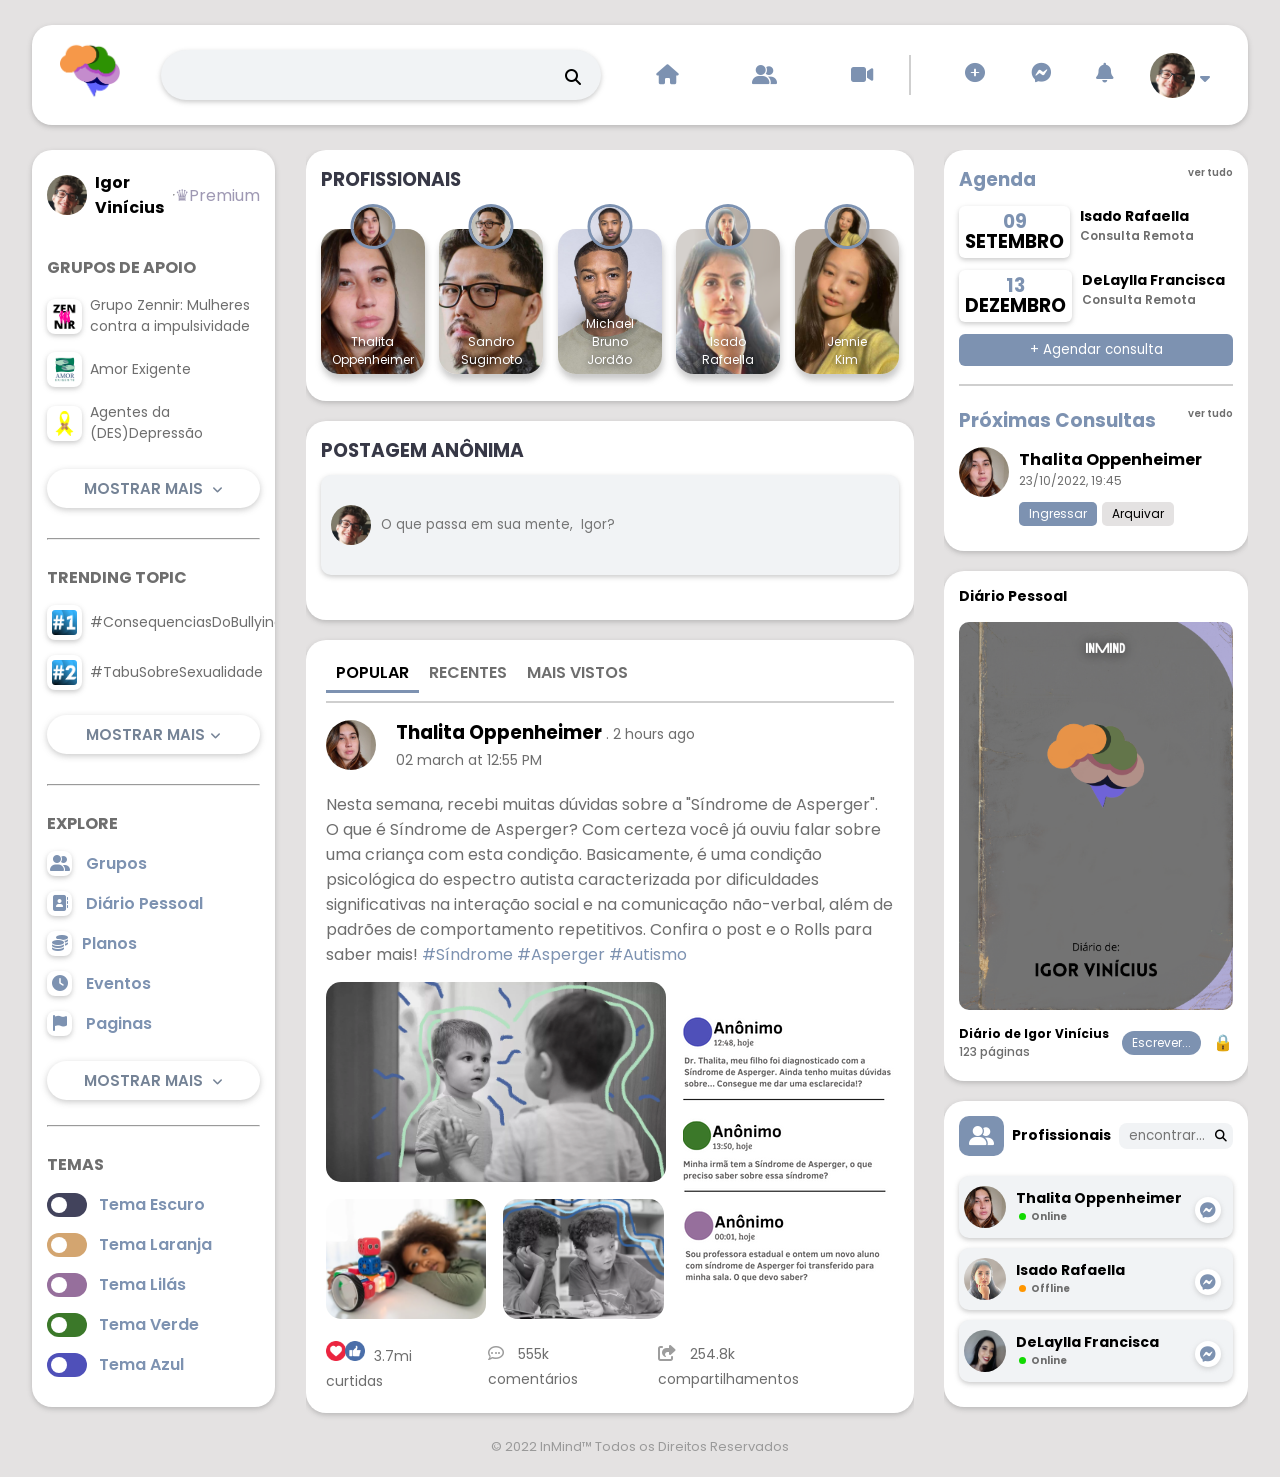
<file: IN_MIND/facebook 🔶/index.html>
<!DOCTYPE html>
<html lang="en">
<head>
    <meta charset="UTF-8">
    <meta http-equiv="X-UA-Compatible" content="IE=edge">
    <meta name="viewport" content="width=device-width, initial-scale=1.0">
    <link rel="shortcut icon" href="images/LOGO_Inmind.ico" type="image/x-icon">
    <title>InMind.com</title>
    <!-- style css link -->
    <link rel="stylesheet" href="style.css">
    <!-- fontawesome css link -->
    <link rel="stylesheet" href="https://cdnjs.cloudflare.com/ajax/libs/font-awesome/6.1.1/css/all.min.css" integrity="sha512-KfkfwYDsLkIlwQp6LFnl8zNdLGxu9YAA1QvwINks4PhcElQSvqcyVLLD9aMhXd13uQjoXtEKNosOWaZqXgel0g==" crossorigin="anonymous" referrerpolicy="no-referrer" />

</head>
<body>
    
<!-- header section start -->


    <header>
        <div class="header-container">
            <div class="header-wrapper">
                <div class="logoBox">
                    <img src="images/LOGO_InMind.png" alt="logo">
                </div>
                <div class="searchBox">
                    <input type="search">
                    <i class="fas fa-search"></i>
                </div>
                <div class="iconBox1">
                    <i class="fa-solid fa-house"></i>
                    <i class="fa-solid fa-user-group"></i>
                    <i class="fa-solid fa-video"></i>

                </div>
                <div class="iconBox2">
                    <i class="fa-solid fa-circle-plus"></i>
                    <i class="fa-brands fa-facebook-messenger"></i>
                    <i class="fa-solid fa-bell"></i>
                    <label><img src="images/Design sem nome (13).png" alt="user"></label>
                    <i class="fa-solid fa-caret-down"></i>
                </div>
            </div>
        </div>
    </header>


<!-- header section end -->
<!-- home section start -->


<div class="home">
    <div class="container">
        <div class="home-weapper">

            <!-- home left start here -->
            <div class="home-left">

                <div class="profile">
                    <img src="images/Design sem nome (13).png" alt="user">
                    <h4>Igor Vinícius</h4>
                    <hr>
                    <p class="text-muted">
                        ♛Premium
                    </p>
                </div>
        

                <div class="group">
                    <h4 class="mini-headign">Grupos de Apoio</h4>
                    <label>
                        <img src="images/ZEN_NIR-removebg-preview.png" alt="group01">
                        <span>Grupo Zennir: Mulheres contra a impulsividade</span>
                    </label>
                    
                    <label>
                        <img src="images/AMorExigente.png" alt="group02">
                        <span>Amor Exigente</span>
                    </label>

                    <label>
                        <img src="images/DESDREPESSAO.png" alt="group03">
                        <span>Agentes da (DES)Depressão</span>
                    </label>

                    <button class="see-more-btn">MOSTRAR MAIS <i class="fa-solid fa-angle-down"></i></button>
                </div>
                  <hr><br>
                <div class="games">
                    <h4 class="mini-headign">Trending Topic</h4>
                    <label>
                        <img src="images/TREND1.png" alt="game01">
                        <span href="#">#ConsequenciasDoBullying</span>
                    </label>
                    <label>
                        <img src="images/TREND2.png" alt="game02">
                        <span href="#">#TabuSobreSexualidade</span>
                    </label>
                    <button class="see-more-btn">MOSTRAR MAIS<i class="fa-solid fa-angle-down"></i></button>
                </div>

                <hr><br>

                <div class="explore">
                    <h4 class="mini-headign">Explore</h4>
                   
                    <a href="#"><i class="fa-solid fa-user-group"></i> Grupos</a>
                    <a href="#"><i class="fa-solid fa-address-book"></i></i> Diário Pessoal</a>
                    <a href="#"><i class="fa-solid fa-coins"></i></i>Planos</a>
                    <a href="#"><i class="fa-solid fa-clock"></i> Eventos</a>
                    <a href="#"><i class="fa-solid fa-flag"></i> Paginas</a>
                    <button class="see-more-btn">MOSTRAR MAIS <i class="fa-solid fa-angle-down"></i></button>

<br>                    <hr><br>
                    <h4 class="mini-headign">Temas</h4>
                    <div><label class="darkTheme"> <span></span></label> Tema Escuro</div>
                    
                    <div><label class="orangeTheme"> <span></span></label> Tema Laranja</div>

                    <div><label class="lilasTheme"> <span></span></label> Tema Lilás</div>

                    <div><label class="verdeTheme"> <span></span></label> Tema Verde</div>

                    <div><label class="azulTheme"> <span></span></label> Tema Azul</div>

                    
                </div>
                
            </div><!-- home left end here -->

            <!-- home center start here -->

            <div class="home-center">
                <div class="home-center-wrapper">
                    <div class="stories">
                        <h3 class="mini-headign">PROFISSIONAIS</h3>
                        <div class="stories-wrapper">

                            <div class="single-stories">
                                <label><img src="images/Thalita.jpg" alt="sp"></label>
                                <div>
                                    <a href=""><img src="images/Thalita.jpg" alt="user"></a>
                                    <b>Thalita Oppenheimer</b>
                                </div>
                            </div>
                            <div class="single-stories">
                                <label><img src="images/Sandro.jpg" alt="sp3"></label>
                                <div>
                                    <img src="images/Sandro.jpg" alt="ss3">
                                    <b>Sandro Sugimoto</b>
                                </div>
                            </div>


                            <div class="single-stories">
                                <label><img src="images/Michael Bruno Jordão - Copia.jpg" alt="sp2"></label>
                                <div>
                                    <img src="images/Michael Bruno Jordão.jpg" alt="ss2">
                                    <b>Michael Bruno Jordão</b>
                                </div>
                            </div>

                            <div class="single-stories">
                                <label><img src="images/ISADORAFAELLA.png" alt="sp"></label>
                                <div>
                                    <img src="images/ISADORAFAELLA.png" alt="ss">
                                    <b>Isado Rafaella</b>
                                </div>
                            </div>

                            <div class="single-stories">
                                <label><img src="images/JENNIE.png" alt="sp4"></label>
                                <div>
                                    <img src="images/JENNIE.png" alt="ss4">
                                    <b>Jennie Kim</b>
                                </div>
                            </div>


                        </div>
                    </div>


                    <div class="createPost">

                        <h3 class="mini-headign">Postagem Anônima</h3>
                        <div class="post-text">
                            <img src="images/Design sem nome (13).png" alt="user">
                            <input type="text-area" placeholder="O que passa em sua mente,  Igor?">
                        </div>


                    </div>

                   
                    <div class="fb-post1">
                        <div class="fb-post1-container">
                            <div class="fb-post1-header">
                                <ul>
                                    <li class="active">Popular</li>
                                    <li>Recentes</li>
                                    <li>Mais Vistos</li>
                                </ul>
                            </div>
                            <div class="fb-p1-main">
                                <div class="post-title">
                                    <img src="images/Thalita.jpg" alt="user picture">
                                    <ul>
                                        <li><h3>Thalita Oppenheimer<span> . 2 hours ago</span></h3></li>
                                        <li><span>02 march at 12:55 PM</span></li>
                                    </ul>
                                    <p> Nesta semana, recebi muitas dúvidas sobre a "Síndrome de Asperger". 
                                        O que é Síndrome de Asperger? Com certeza você já ouviu falar sobre uma criança com esta condição. Basicamente, é uma condição psicológica do espectro autista caracterizada por dificuldades significativas na interação social e na comunicação não-verbal, além de padrões de comportamento repetitivos. Confira o post e o Rolls para saber mais!
						<a href="#">#Síndrome</a>
						<a href="#">#Asperger</a>
                        <a href="#">#Autismo</a>
                                    </p>
                                </div>

                                <div class="post-images">
                                    <div class="post-images1"> 
                                        <img src="images/aspingerkid.png" alt="post images 01">
                                        <img src="images/sindrome-de-asperger.png" alt="post images 02">
                                        <img src="images/autismo-na-escola.jpg" alt="post images 03">
                                    </div>
                                    <div class="post-images2">
                                        <img src="images/Postagem-imgm.png" alt="post images 04">
                                    </div>
                                </div>

                                <div class="like-comment">
                                    <ul>
                                        <li>
                                            <img src="images/love.png" alt="love">
                                            <img src="images/like.png" alt="like">
                                            <span>3.7mi curtidas</span>
                                        </li>
                                        <li><i class="fa-regular fa-comment-dots"></i> <span>555k comentários</span></li>
                                        <li><i class="fa-solid fa-share-from-square"></i> <span>254.8k compartilhamentos</span></li>
                                    </ul>
                                </div>
                            </div>
                        </div>
                    </div>

                </div> <!-- home center wrapper end -->
            </div> <!-- home center end -->

            <div class="home-right">
                <div class="home-right-wrapper">

                    <div class="event-friend">
                        <div class="event">
                            <h3 class="heading">Agenda <span>ver tudo</span></h3>
                            <div class="event-date">
                                <h3>09 <b>Setembro</b></h3>
                                <h4>Isado Rafaella <span>Consulta Remota</span></h4>
                            </div>
                            <div class="event-date">
                                <h3>13 <b>Dezembro</b></h3>
                                <h4>DeLaylla Francisca<span>Consulta Remota</span></h4>
                            </div>
                            <button>+ Agendar consulta</button>
                        </div>

                        <hr>
                    
                        <div class="friend">
                            <h3 class="heading">Próximas Consultas <span>ver tudo</span></h3>
                            <ul>
                                <li><img src="images/Thalita.jpg" alt="user"></li>
                                <li>
                                    <b>Thalita Oppenheimer</b>
                                    <p>23/10/2022, 19:45</p>
                                    <button>Ingressar</button><button class="friend-remove">Arquivar</button>
                                </li>
                            </ul>
                        </div>

                    </div>

                    <div class="create-page">
                        <ul>
                            <li>
                                <h4>Diário Pessoal</h4>
                                
                            </li>
                            <li>
                                <img src="images/Diário.png" alt="groups">
                            </li>
                            <li>
                                <b>Diário de Igor Vinícius <span>123 páginas</span></b>
                                <button>Escrever... </button>&#128274;
                            </li>
                        </ul>
                    </div>

                    <div class="messenger">
                        <div class="messenger-search">
                            <i class="fa-solid fa-user-group"></i>
                            <h4>Profissionais</h4>
                            <input type="search" placeholder="encontrar...">
                            <i class="fa-solid fa-magnifying-glass"></i>
                        </div>
                        <ul>
                            <li>
                                <img src="images/Thalita.jpg" alt="user">
                                <b>Thalita Oppenheimer <span>Online</span></b>
                                <i class="fa-brands fa-facebook-messenger"></i>
                            </li>

                            <li>
                                <img src="images/ISADORAFAELLA.png" alt="user">
                                <b>Isado Rafaella <span>Offline</span></b>
                                <i class="fa-brands fa-facebook-messenger"></i>
                            </li>

                            <li>
                                <img src="images/Dellayla.jpg" alt="user">
                                <b>DeLaylla Francisca <span>Online</span></b>
                                <i class="fa-brands fa-facebook-messenger"></i>
                            </li>
                        </ul>
                    </div>

                </div><!-- home right wrapper end -->
            </div><!-- home right end -->






        </div>
    </div>
</div>
<div class="footer">
    <p>© 2022 InMind™ Todos os Direitos Reservados</p>
</div>

<!-- -->

<!-- home section end -->

<script>
    var darkButton = document.querySelector(".darkTheme");
    var OrangeButton = document.querySelector(".orangeTheme");
    var LilasButton = document.querySelector(".lilasTheme");
    var VerdeButton = document.querySelector(".verdeTheme");
    var AzulButton = document.querySelector(".azulTheme");

    darkButton.onclick = function(){
        darkButton.classList.toggle("button-Active");
        document.body.classList.toggle("dark-color")
    }
    

    OrangeButton.onclick = function(){
        OrangeButton.classList.toggle("button-Active");
        document.body.classList.toggle("Orange-color")
    }


    LilasButton.onclick = function(){
        LilasButton.classList.toggle("button-Active");
        document.body.classList.toggle("Lilas-color")
    }

    VerdeButton.onclick = function(){
        VerdeButton.classList.toggle("button-Active");
        document.body.classList.toggle("Verde-color")
    }


    AzulButton.onclick = function(){
        AzulButton.classList.toggle("button-Active");
        document.body.classList.toggle("Azul-color")
    }


</script>

</body>
</html>
</file>
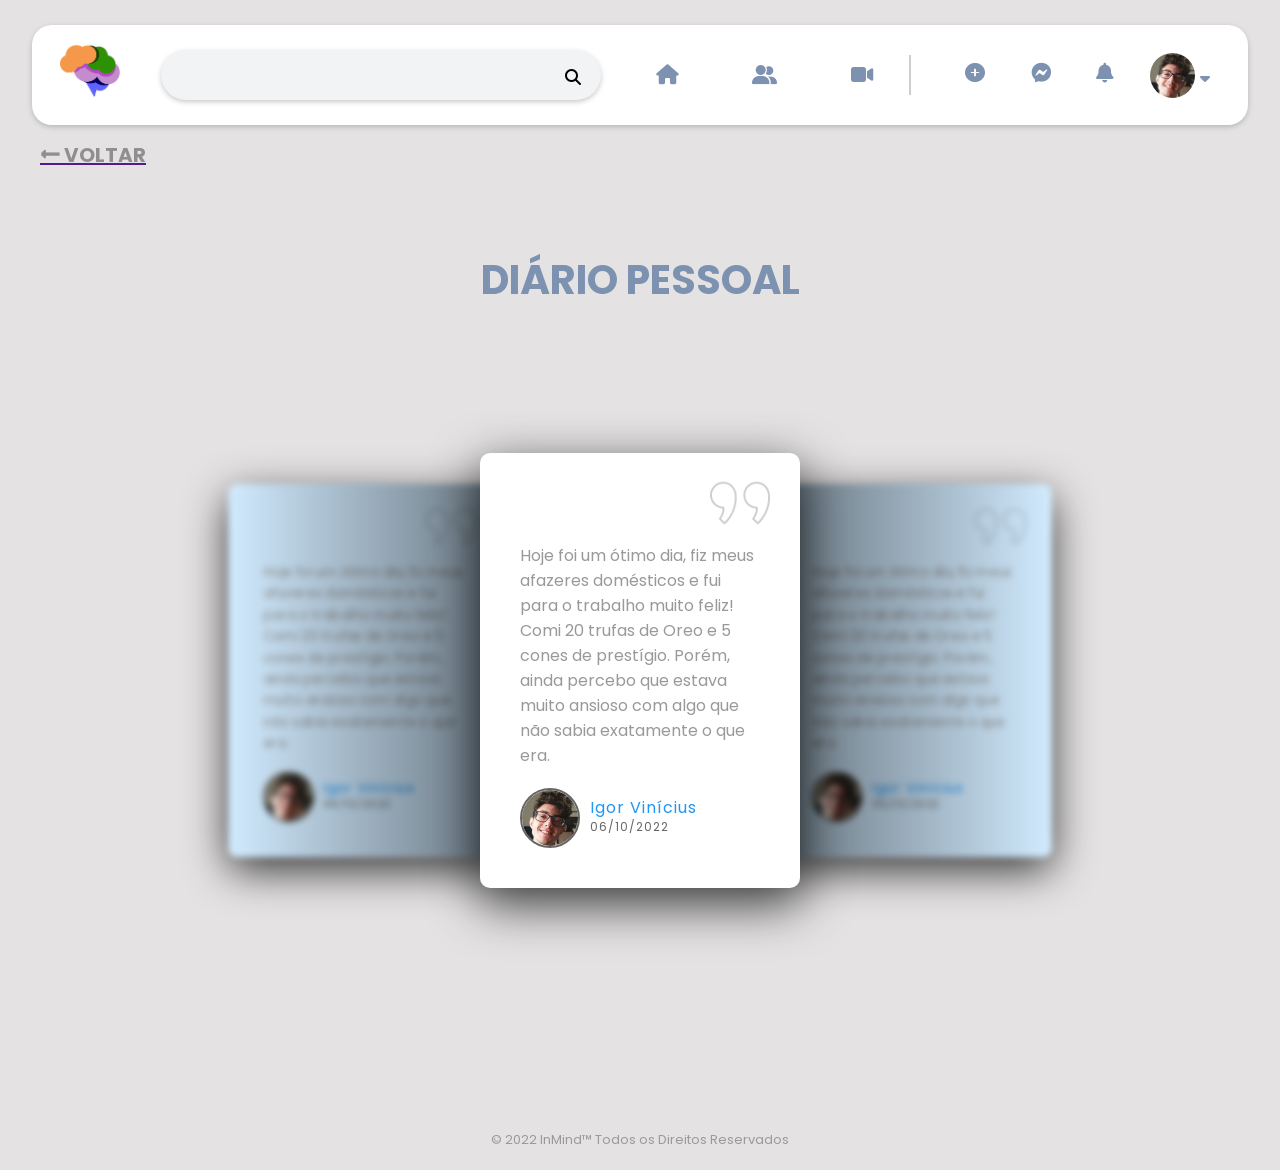
<file: IN_MIND/Responsive Client Testimonial Section using Html CSS-Swiper.js/index.html>
<!DOCTYPE html>
<html lang="en">
<head>
    <meta charset="UTF-8">
    <meta name="viewport" content="width=device-width, initial-scale=1.0">
    <link rel="shortcut icon" href="LOGO_Inmind.ico" type="image/x-icon">

    <link rel="stylesheet" href="style.css">
    <link rel="stylesheet" href="https://unpkg.com/swiper/swiper-bundle.min.css" />
    <link rel="stylesheet" href="https://cdnjs.cloudflare.com/ajax/libs/font-awesome/6.1.1/css/all.min.css" integrity="sha512-KfkfwYDsLkIlwQp6LFnl8zNdLGxu9YAA1QvwINks4PhcElQSvqcyVLLD9aMhXd13uQjoXtEKNosOWaZqXgel0g==" crossorigin="anonymous" referrerpolicy="no-referrer" />


    <title>InMind.com</title>

</head>
<header>
    <div class="header-container">
        <div class="header-wrapper">
            <div class="logoBox">
                <img src="LOGO_InMind.png" alt="logo">
            </div>
            <div class="searchBox">
                <input type="search">
                <i class="fas fa-search"></i>
            </div>
            <div class="iconBox1">
                <i class="fa-solid fa-house"></i>
                <i class="fa-solid fa-user-group"></i>
                <i class="fa-solid fa-video"></i>

            </div>
            <div class="iconBox2">
                <i class="fa-solid fa-circle-plus"></i>
                <i class="fa-brands fa-facebook-messenger"></i>
                <i class="fa-solid fa-bell"></i>
                <label><img src="Design sem nome (13).png" alt="user"></label>
                <i class="fa-solid fa-caret-down"></i>
            </div>
        </div>
    </div>
</header>
<a href=""><h3 class="mini-headig" title="Tela inicial InMind">🠔 VOLTAR</h3></a>

<body>
    <h3 class="mini-headign">DIÁRIO PESSOAL</h3>
    <section>
    <!-- Swiper -->
        <div class="swiper-container">
            <div class="swiper-wrapper">
                <div class="swiper-slide" style="width: 320px;">
                    <div class="testimonialBox">
                        <img src="right-quote.png" class="quote" alt="">
                        <div class="content">
                            <p>Hoje foi um ótimo dia, fiz meus afazeres domésticos e fui para o trabalho muito feliz! Comi 20 trufas de Oreo e 5 cones de prestígio. Porém, ainda percebo que estava muito ansioso com algo que não sabia exatamente o que era.</p>
                            <div class="details">
                                <div class="imgBx">
                                    <img src="Design sem nome (13).png" alt="">
                                </div>
                                <h3>Igor Vinícius<br><span>06/10/2022</span></h3>
                            </div>
                        </div>
                    </div>
                </div>
                <div class="swiper-slide" style="width: 320px;" >
                    <div class="testimonialBox">
                        <img src="right-quote.png" class="quote" alt="">
                        <div class="content">
                            <p>Hoje foi um ótimo dia, fiz meus afazeres domésticos e fui para o trabalho muito feliz! Comi 20 trufas de Oreo e 5 cones de prestígio. Porém, ainda percebo que estava muito ansioso com algo que não sabia exatamente o que era.</p>
                            <div class="details">
                                <div class="imgBx">
                                    <img src="Design sem nome (13).png" alt="">
                                </div>
                                <h3>Igor Vinícius<br><span>05/10/2022</span></h3>
                            </div>
                        </div>
                    </div>
                </div>
                <div class="swiper-slide" style="width: 320px;">
                    <div class="testimonialBox">
                        <img src="right-quote.png" class="quote" alt="">
                        <div class="content">
                            <p>Hoje foi um ótimo dia, fiz meus afazeres domésticos e fui para o trabalho muito feliz! Comi 20 trufas de Oreo e 5 cones de prestígio. Porém, ainda percebo que estava muito ansioso com algo que não sabia exatamente o que era.</p>
                            <div class="details">
                                <div class="imgBx">
                                    <img src="Design sem nome (13).png" alt="">
                                </div>
                                <h3>Igor Vinícius<br><span>04/10/2022</span></h3>
                            </div>
                        </div>
                    </div>
                </div>
            </div>
         </div>
    </section>
    <script src="https://unpkg.com/swiper/swiper-bundle.min.js"></script>

     <!-- Initialize Swiper -->
    <script>
        var swiper = new Swiper('.swiper-container', {
        effect: 'coverflow',
        grabCursor: true,
        centeredSlides: true,
        slidesPerView: 'auto',
        coverflowEffect: {
            rotate: 0,
            stretch: 0,
            depth: 100,
            modifier: 2,
            slideShadows: true,
        },
        pagination: {
            el: '.swiper-pagination',
        },
        loop: true,
        });
    </script>

    <div class="footer">
        <p>© 2022 InMind™ Todos os Direitos Reservados</p>
    </div>
</body>
</html>
</file>
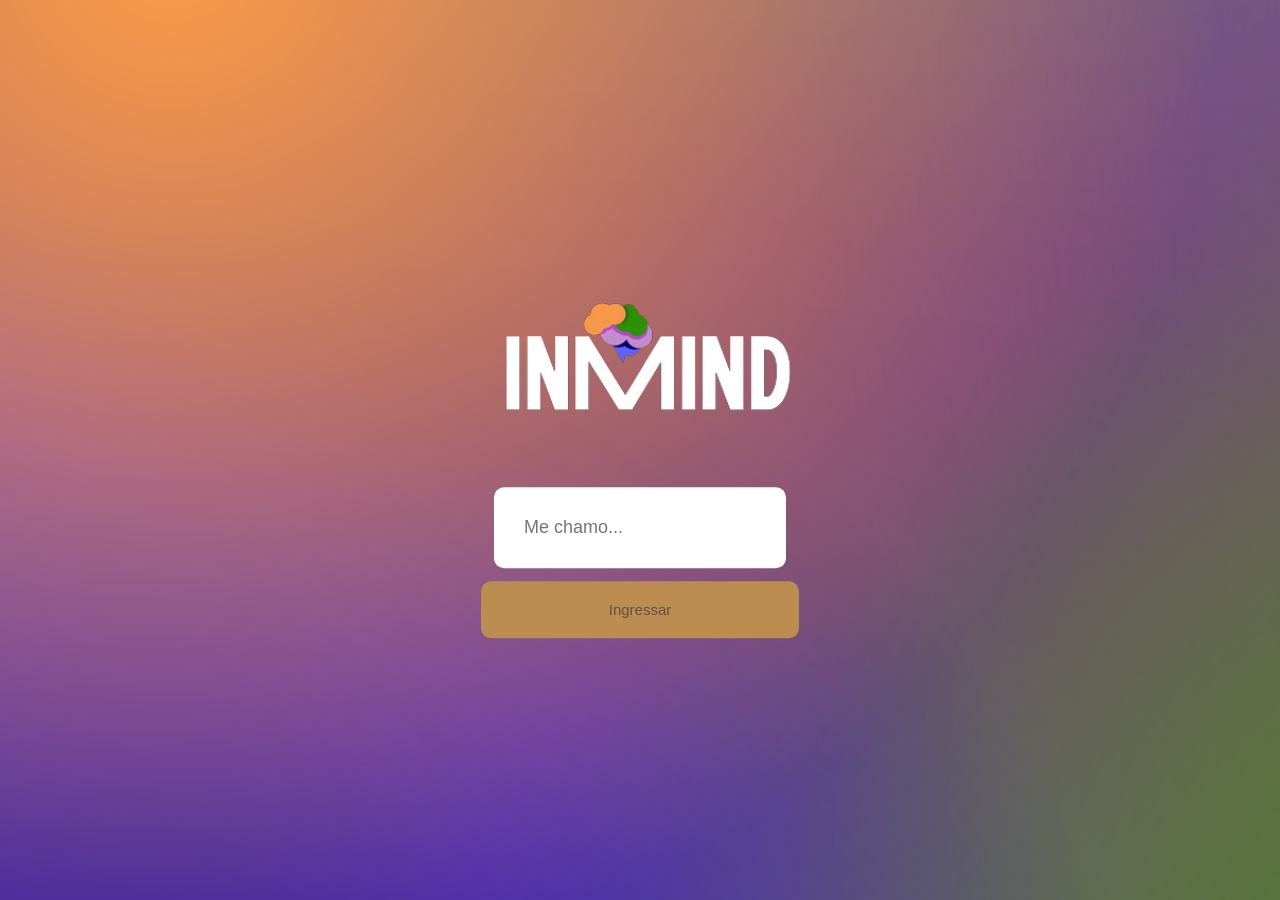
<file: IN_MIND/video-chat-app-master/index.html>
<!DOCTYPE html>
<html>
<head>
    <meta charset='utf-8'>
    <meta http-equiv='X-UA-Compatible' content='IE=edge'>
    <title>InMind.com</title>
    <meta name='viewport' content='width=device-width, initial-scale=1'>
    <link rel='stylesheet' type='text/css' media='screen' href='style.css'>
    
    <link rel="preconnect" href="https://fonts.googleapis.com">
<link rel="preconnect" href="https://fonts.gstatic.com" crossorigin>
<link href="https://fonts.googleapis.com/css2?family=Poppins:wght@200;300&family=Permanent+Marker&display=swap" rel="stylesheet">
<link rel="shortcut icon" href="LOGO_Inmind.ico" type="image/x-icon">
</head>
<header>
</header>
<body>
    
    <main>

        <!-- <div id="users-list"></div> -->
 
        <div id="join-wrapper">
            <img src="Logo.png" alt="Logo">
            <br><br>
            <input id="username" type="text" placeholder="Me chamo..." />
            <button id="join-btn">Ingressar</button>
            <br>
        </div>
        <div id="user-streams" ></div>
        


        <!-- Wrapper for join button -->
        <div id="footer">
            <div class="icon-wrapper">
                <img class="control-icon" id="camera-btn" src="./assets/video.svg" />
                <p>Cam</p>
            </div>

            <div class="icon-wrapper">
                <img class="control-icon" id="mic-btn" src="./assets/microphone.svg" />
                <p>Mic</p>
            </div>

            <div class="icon-wrapper">
                <img class="control-icon" id="leave-btn" src="./assets/leave.svg" />
                <p>Leave</p>
            </div>
            
           
            
            
        </div>

    </main>

    <script src="https://download.agora.io/sdk/release/AgoraRTC_N.js"></script>
    <script src='script.js'></script>
</body>
</html>
</file>
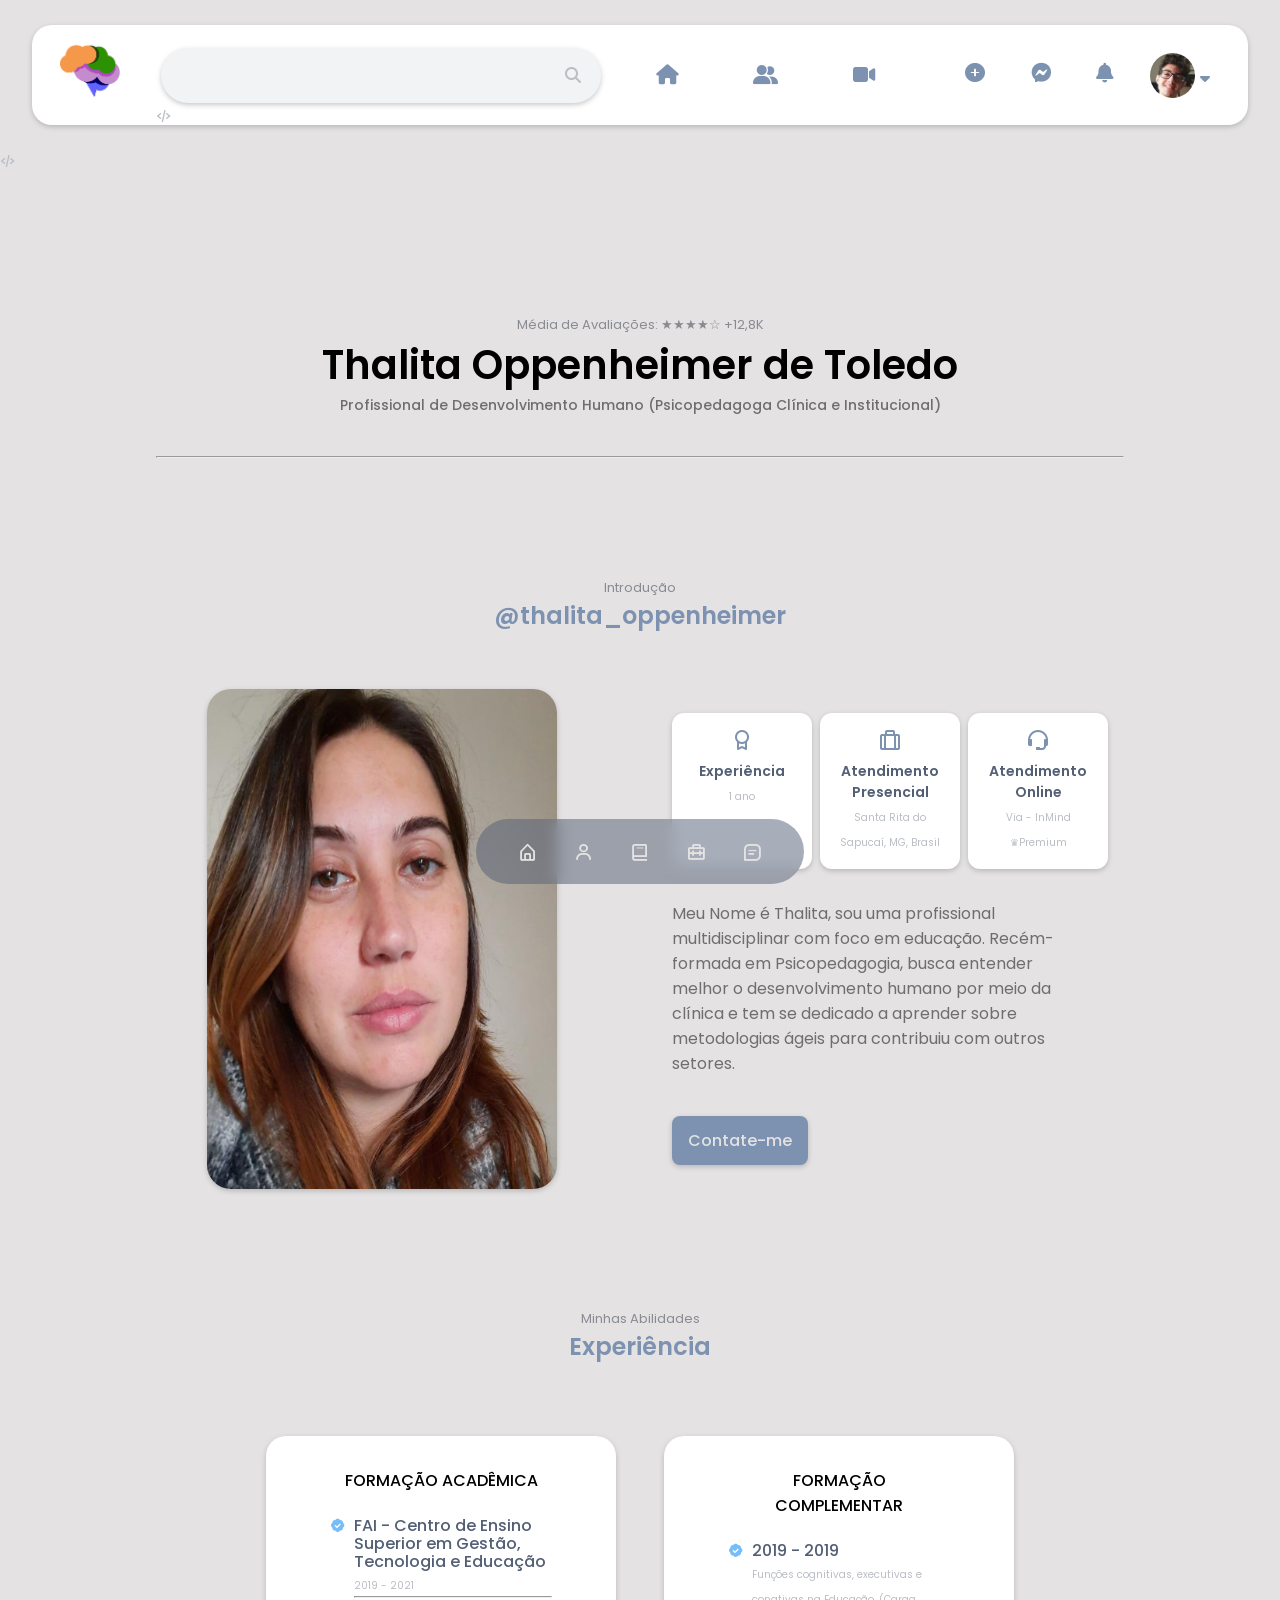
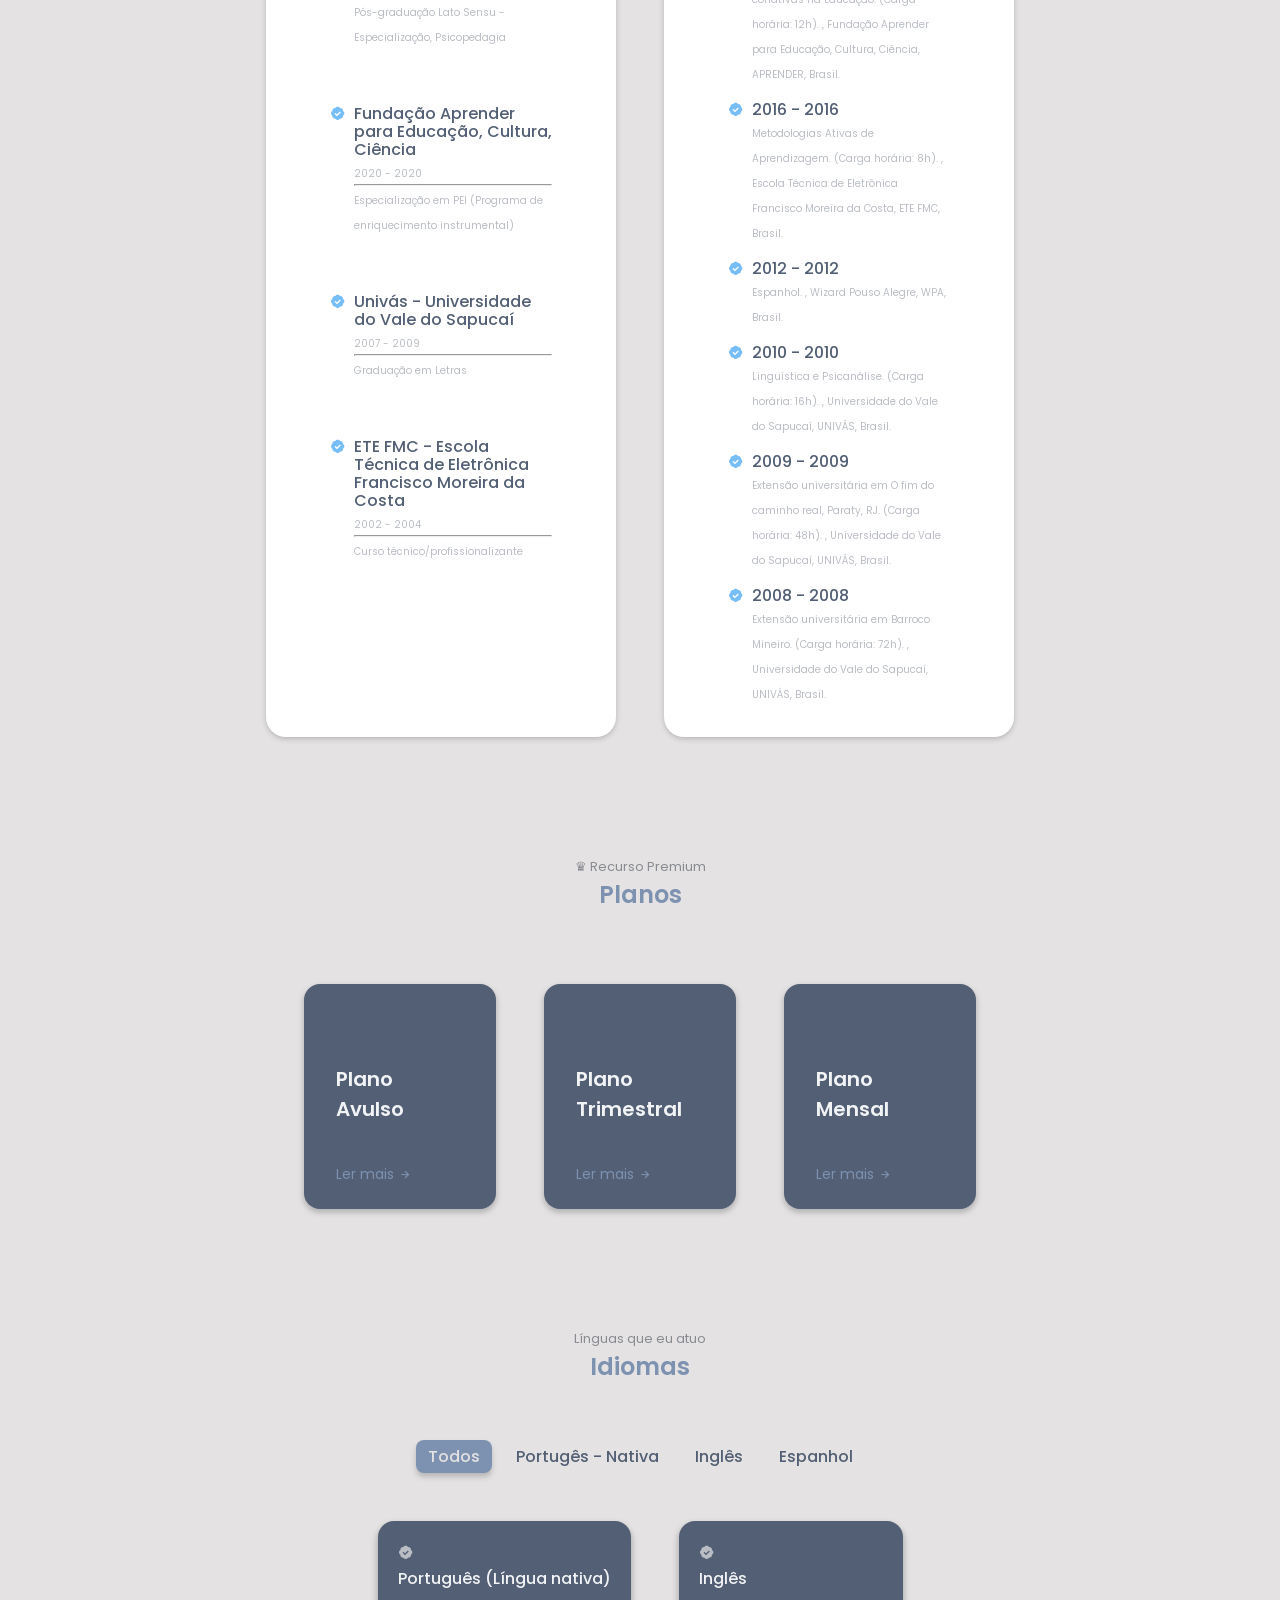
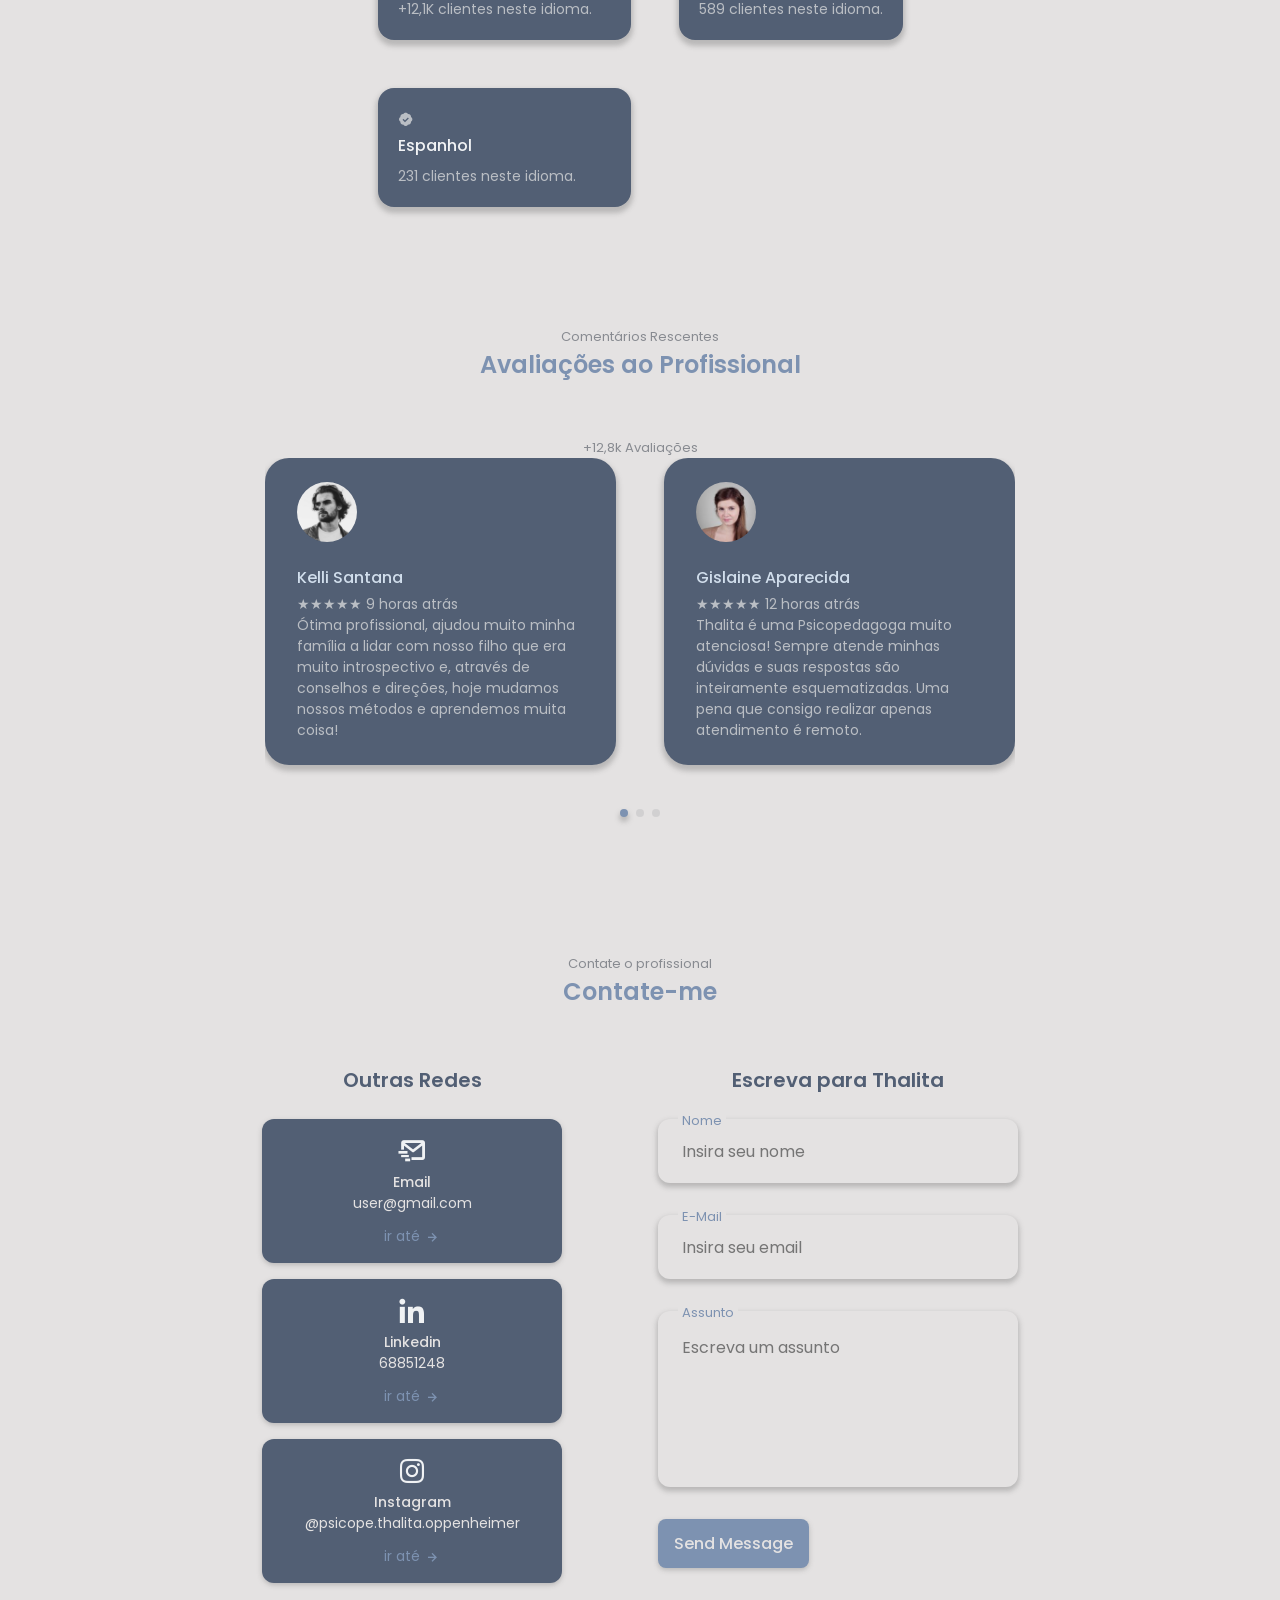
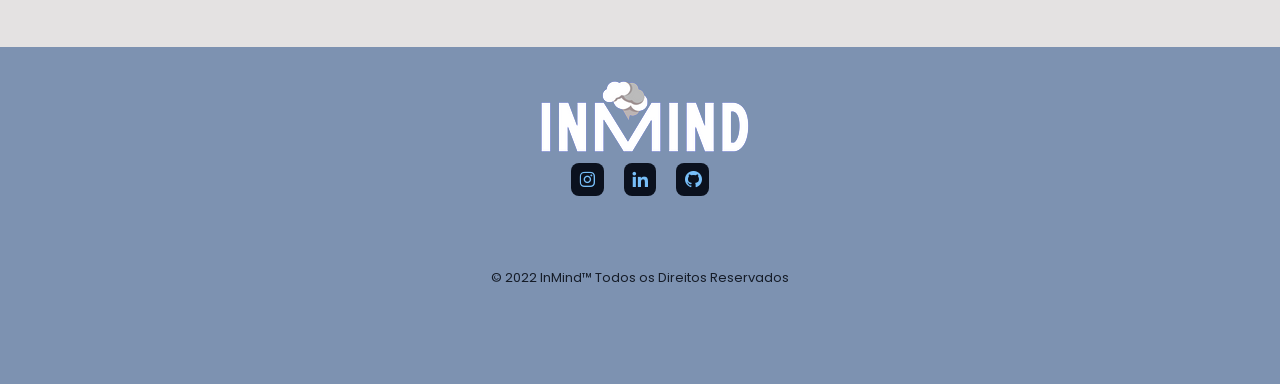
<file: IN_MIND/Responsive-Portfolio-Website/Portfolio-Website/index.html>
<!DOCTYPE html>
    <html lang="en">
    <head>
        <meta charset="UTF-8">
        <meta name="viewport" content="width=device-width, initial-scale=1.0">

        <!--=============== FAVICON ===============-->
        <link rel="shortcut icon" href="assets/img/LOGO_Inmind.ico" type="image/x-icon">

        <!--=============== BOXICONS ===============-->
        <link href='https://unpkg.com/boxicons@2.1.2/css/boxicons.min.css' rel='stylesheet'>
        <!--=============== SWIPER CSS ===============-->
        <link rel="stylesheet" href="assets/css/swiper-bundle.min.css">

        <!--=============== CSS ===============-->
        <link rel="stylesheet" href="assets/css/styles.css">

        <link rel="stylesheet" href="https://cdnjs.cloudflare.com/ajax/libs/font-awesome/6.1.1/css/all.min.css" integrity="sha512-KfkfwYDsLkIlwQp6LFnl8zNdLGxu9YAA1QvwINks4PhcElQSvqcyVLLD9aMhXd13uQjoXtEKNosOWaZqXgel0g==" crossorigin="anonymous" referrerpolicy="no-referrer" />

        <title> InMind.com </title>
    </head>
    <body>
        <header>
        <div class="header-container" id="header">
            <div class="header-wrapper">
                <div class="logoBox">
                    <img src="./assets/img/LOGO_InMind.png" alt="logo">
                </div>
                <div class="searchBox">
                    <input type="search">
                    <i class="fas fa-search"></i>
                </div>
                <div class="iconBox1">
                    <i class="fa-solid fa-house"></i>
                    <i class="fa-solid fa-user-group"></i>
                    <i class="fa-solid fa-video"></i>
    
                </div>
                <div class="iconBox2">
                    <i class="fa-solid fa-circle-plus"></i>
                    <i class="fa-brands fa-facebook-messenger"></i>
                    <i class="fa-solid fa-bell"></i>
                    <label><img src="./assets/img/Design sem nome (13).png" alt="user"></label>
                    <i class="fa-solid fa-caret-down"></i>
                </div>
            </div>

            <nav class="nav container" >

                <div class="nav__menu">
                    <ul class="nav__list">
                        <li class="nav__item">
                            <a href="#home" class="nav__link active-link">
                                <i class='bx bx-home-alt' ></i>
                            </a>
                        </li>

                        <li class="nav__item">
                            <a href="#about" class="nav__link">
                                <i class='bx bx-user' ></i>
                            </a>
                        </li>

                        <li class="nav__item">
                            <a href="#skills" class="nav__link">
                                <i class='bx bx-book' ></i>
                            </a>
                        </li>

                        <li class="nav__item">
                            <a href="#work" class="nav__link">
                                <i class='bx bx-briefcase-alt-2' ></i>
                            </a>
                        </li>

                        <li class="nav__item">
                            <a href="#contact" class="nav__link">
                                <i class='bx bx-message-square-detail' ></i>
                            </a>
                        </li>
                    </ul>
                </div>
                
                <!--===============Thema Change Button===============-->
                <i class='bx bx-code-alt' id="theme-button" ></i>


            </nav>
              
        </div>
    </header>
    
        <!--=============== HEADER ===============-->
  
                <!--===============Thema Change Button===============-->
                <i class='bx bx-code-alt' id="theme-button" ></i>
    

        <!--=============== MAIN ===============-->
        <main class="main">
            <!--=============== HOME ===============-->
            <section class="home section" id="home">
                <div class="home__container container grid">
                    <div class="home__data">
                        <span class="home__greeting"></span>
                        <span class="section__subtitle">Média de Avaliações:  ★★★★☆ +12,8K</span>
                        <h1 class="home__name">Thalita Oppenheimer de Toledo</h1>

                        <h3 class="home__education">Profissional de Desenvolvimento Humano (Psicopedagoga Clínica e Institucional)</h3>

                        <hr>

                       <!--  <div class="home__buttons">
                            <a download="" href="assets/pdf/Ansel-Cv.pdf" class="button button--ghost">
                                Download CV
                            </a> -->
                           
                       

                    
                </div>
            </section>
            
            <!--=============== ABOUT ===============-->
            <section class="about section" id="about">
                <span class="section__subtitle">Introdução</span>
                <h2 class="section__title">@thalita_oppenheimer</h2>
                <div class="about__container container grid">
                    <img src="assets/img/about.jpg" alt="" class="about__img">

                    <div class="about__data">
                        <div class="about__info">
                            <div class="about__box">
                                <i class='bx bx-award about__icon'></i>
                                <h3 class="about__title">Experiência</h3>
                                <span class="about__subtitle">1 ano</span>
                            </div>

                            <div class="about__box">
                                <i class='bx bx-briefcase-alt about__icon' ></i>
                                <h3 class="about__title"> Atendimento</h3>
                                <h3 class="about__title"> Presencial</h3>
                                <span class="about__subtitle">Santa Rita do Sapucaí, MG, Brasil</span>
                            </div>

                            <div class="about__box">
                                <i class='bx bx-support about__icon' ></i>
                                <h3 class="about__title">Atendimento Online</h3>
                                <span class="about__subtitle">Via - InMind</span>
                                <span class="about__subtitle">♛Premium</span>
                            </div>

                        </div>

                        <p class="about__description">
                            Meu Nome é Thalita, sou uma profissional multidisciplinar com foco em educação. Recém-formada em Psicopedagogia, busca entender melhor o desenvolvimento humano por meio da clínica e tem se dedicado a aprender sobre metodologias ágeis para contribuiu com outros setores.</p>

                        <a href="#contact" class="button">Contate-me</a>
                    </div>
                </div>
            </section>

            <!--=============== SKILLS ===============-->
            <section class="skills section" id="skills">
                <span class="section__subtitle">Minhas Abilidades</span>
                <h2 class="section__title">Experiência</h2>

                <div class="skills__container container grid">
                    <div class="skills__content">
                        <h3 class="skills__title">FORMAÇÃO ACADÊMICA</h3>
                 
                        <div class="skills__box">
                            <div class="skills__group">
                                <div class="skills__data">
                                    <i class='bx bxs-badge-check'></i>

                                    <div>
                                        <h3 class="skills__name">FAI - Centro de Ensino Superior em Gestão, Tecnologia e Educação</h3>
                                        <span class="skills__level">2019 - 2021</span>
                                        <hr>
                                        <span class="skills__level">Pós-graduação Lato Sensu - Especialização, Psicopedagia</span>
                                    </div>
                                </div>
<br>
                                <div class="skills__data">
                                    <i class='bx bxs-badge-check'></i>

                                    <div>
                                        <h3 class="skills__name">Fundação Aprender para Educação, Cultura, Ciência</h3>
                                        <span class="skills__level">2020 - 2020</span>
                                        <hr>
                                        <span class="skills__level">Especialização em PEI (Programa de enriquecimento instrumental)</span>
                                    </div>
                                </div> 
<br>

                                <div class="skills__data">
                                    <i class='bx bxs-badge-check'></i>

                                    <div>
                                        <h3 class="skills__name">Univás - Universidade do Vale do Sapucaí</h3>
                                        <span class="skills__level">2007 - 2009</span>
                                        <hr>
                                        <span class="skills__level">Graduação em Letras</span>
                                    </div>
                                </div>
<br>
                                <div class="skills__data">
                                    <i class='bx bxs-badge-check'></i>

                                    <div>
                                        <h3 class="skills__name">ETE FMC -  Escola Técnica de Eletrônica Francisco Moreira da Costa</h3>
                                        <span class="skills__level">2002 - 2004</span>
                                        <hr>
                                        <span class="skills__level">Curso técnico/profissionalizante</span>
                                    </div>
                                </div>
                            </div>
                        </div>
                    </div>
<!-- SEGUNDO  CARD    ----------------- -->
<div class="skills__content">
    <h3 class="skills__title">FORMAÇÃO COMPLEMENTAR</h3>

    <div class="skills__box">
        <div class="skills__group">
            <div class="skills__data">
                <i class='bx bxs-badge-check'></i>

                <div>
                    <h3 class="skills__name">2019 - 2019</h3>
                    <span class="skills__level">Funções cognitivas, executivas e conativas na Educação. (Carga horária: 12h). , Fundação Aprender para Educação, Cultura, Ciência, APRENDER, Brasil.</span>
                </div>
            </div>
            <div class="skills__data">
                <i class='bx bxs-badge-check'></i>

                <div>
                    <h3 class="skills__name">2016 - 2016</h3>
                    <span class="skills__level">Metodologias Ativas de Aprendizagem. (Carga horária: 8h). , Escola Técnica de Eletrônica Francisco Moreira da Costa, ETE FMC, Brasil.</span>
                </div>
            </div>

            <div class="skills__data">
                <i class='bx bxs-badge-check'></i>

                <div>
                    <h3 class="skills__name">2012 - 2012</h3>
                    <span class="skills__level">Espanhol. , Wizard Pouso Alegre, WPA, Brasil.</span>
                </div>
            </div>



            <div class="skills__data">
                <i class='bx bxs-badge-check'></i>

                <div>
                    <h3 class="skills__name">2010 - 2010</h3>
                    <span class="skills__level">Linguística e Psicanálise. (Carga horária: 16h). , Universidade do Vale do Sapucaí, UNIVÁS, Brasil.</span>
                </div>
            </div>


            <div class="skills__data">
                <i class='bx bxs-badge-check'></i>

                <div>
                    <h3 class="skills__name">2009 - 2009</h3>
                    <span class="skills__level">Extensão universitária em O fim do caminho real, Paraty, RJ. (Carga horária: 48h). , Universidade do Vale do Sapucaí, UNIVÁS, Brasil.</span>
                </div>
            </div>


            <div class="skills__data">
                <i class='bx bxs-badge-check'></i>

                <div>
                    <h3 class="skills__name">2008 - 2008</h3>
                    <span class="skills__level">Extensão universitária em Barroco Mineiro. (Carga horária: 72h). , Universidade do Vale do Sapucaí, UNIVÁS, Brasil.</span>
                </div>
            </div>

                            </div>
                        </div>
                    </div>
                </div>
            </section>

            <!--=============== SERVICES ===============-->
            <section class="services section">
                <span class="section__subtitle">♛ Recurso Premium</span>
                <h2 class="section__title">Planos</h2>


                <div class="services__container container grid">
                    <div class="services__card">
                        <h3 class="services__title">Plano <br> Avulso</h3>

                        <span class="services__button">
                            Ler mais <i class='bx bx-right-arrow-alt' ></i>
                        </span>

                        <div class="services__modal">
                            <div class="services__modal-content">
                                <i class='bx bx-x services__modal-close' ></i>


                                <h3 class="services__modal-title">Plano Avulso</h3>
                                <p class="services__modal-description">
                                    Pagamento único com direito a 1 sessão sem renovação automática.
                                </p>
                                <p>Por apenas  <b>R$25,90</b>:</p>

                                <ul class="services__modal-list">
                                    <li class="services__modal-item">
                                        <i class='bx bx-check services__modal-icon' ></i>
                                        <p class="services__modal-info">
                                            Diário Pessoal;

                                        </p>
                                    </li>

                                    <li class="services__modal-item">
                                        <i class='bx bx-check services__modal-icon' ></i>
                                        <p class="services__modal-info">
                                            Plano de Comunicação (SMS Grátis);
                                        </p>
                                    </li>

                                    <li class="services__modal-item">
                                        <i class='bx bx-check services__modal-icon' ></i>
                                        <p class="services__modal-info">
                                            Livre acesso ao sistema de chamadas remotas;
                                        </p>
                                    </li>

                                    <li class="services__modal-item">
                                        <i class='bx bx-check services__modal-icon' ></i>
                                        <p class="services__modal-info">
                                            Busque por linhas de tratamento,


                                            disponibilidade de atendimento,
                                            
                                            
                                            idioma
                                            
                                            
                                            etc;
                                        </p>
                                    </li>

                                    <li class="services__modal-item">
                                        <i class='bx bx-check services__modal-icon' ></i>
                                        <p class="services__modal-info">
                                            E muito mais.
                                        </p>
                                    </li>
                                </ul>
                            </div>
                        </div>
                    </div>

                    <div class="services__card">
                        <h3 class="services__title">Plano <br> Trimestral</h3>

                        <span class="services__button">
                            Ler mais <i class='bx bx-right-arrow-alt' ></i>
                        </span>

                        <div class="services__modal">
                            <div class="services__modal-content">
                                <i class='bx bx-x services__modal-close' ></i>


                                <h3 class="services__modal-title">Plano Trimestral</h3>
                                <p class="services__modal-description">
                                    Pagamento único com direito a 12 sessões, renovado automaticamente a cada 3 meses.
                                    
                                </p>
<p>Por apenas  <b>R$199,90</b>:</p>
<br>
                                <ul class="services__modal-list">
                                    <li class="services__modal-item">
                                        <i class='bx bx-check services__modal-icon' ></i>
                                        <p class="services__modal-info">
                                            Diário Pessoal;
                                        </p>
                                    </li>

                                    <li class="services__modal-item">
                                        <i class='bx bx-check services__modal-icon' ></i>
                                        <p class="services__modal-info">
                                            Plano de Comunicação (SMS Grátis);
                                        </p>
                                    </li>

                                    <li class="services__modal-item">
                                        <i class='bx bx-check services__modal-icon' ></i>
                                        <p class="services__modal-info">
                                            Livre acesso ao sistema de chamadas remotas;
                                   </p>
                                    </li>

                                    <li class="services__modal-item">
                                        <i class='bx bx-check services__modal-icon' ></i>
                                        <p class="services__modal-info">
                                            Busque por linhas de tratamento,


                                            disponibilidade de atendimento,
                                            
                                            
                                            idioma
                                            
                                            
                                            etc;
                                        </p>
                                    </li>

                                    <li class="services__modal-item">
                                        <i class='bx bx-check services__modal-icon' ></i>
                                        <p class="services__modal-info">
                                            E muito mais.
                                        </p>
                                    </li>
                                </ul>
                            </div>
                        </div>
                    </div>

                    <div class="services__card">
                        <h3 class="services__title">Plano <br> Mensal</h3>

                        <span class="services__button">
                            Ler mais <i class='bx bx-right-arrow-alt' ></i>
                        </span>

                        <div class="services__modal">
                            <div class="services__modal-content">
                                <i class='bx bx-x services__modal-close' ></i>


                                <h3 class="services__modal-title">Plano Mensal</h3>
                                <p class="services__modal-description">
                                    Pagamento único com direito a 4 sessões, renovado automaticamente a cada mês.
                                </p>
                                <p>Por apenas  <b>R$89,90</b>:</p>

                                <ul class="services__modal-list">
                                    <li class="services__modal-item">
                                        <i class='bx bx-check services__modal-icon' ></i>
                                        <p class="services__modal-info">
                                            Diário Pessoal;
                                        </p>
                                    </li>

                                    <li class="services__modal-item">
                                        <i class='bx bx-check services__modal-icon' ></i>
                                        <p class="services__modal-info">
                                            Plano de Comunicação (SMS Grátis);
                                        </p>
                                    </li>

                                    <li class="services__modal-item">
                                        <i class='bx bx-check services__modal-icon' ></i>
                                        <p class="services__modal-info">
                                            Livre acesso ao sistema de chamadas remotas;
                                        </p>
                                    </li>

                                    <li class="services__modal-item">
                                        <i class='bx bx-check services__modal-icon' ></i>
                                        <p class="services__modal-info">
                                            Busque por linhas de tratamento,


                                            disponibilidade de atendimento,
                                            
                                            
                                            idioma
                                            
                                            
                                            etc;
                                        </p>
                                    </li>

                                    <li class="services__modal-item">
                                        <i class='bx bx-check services__modal-icon' ></i>
                                        <p class="services__modal-info">
                                            E muito mais.
                                        </p>
                                    </li>
                                </ul>
                            </div>
                        </div>
                    </div>
                </div>
            </section>

            <!--=============== WORK ===============-->
            <section class="work section" id="work">
                <span class="section__subtitle">Línguas que eu atuo</span>
                <h2 class="section__title">Idiomas</h2>

                <div class="work__filters">
                    <span class="work__item active-work" data-filter="all">Todos</span>
                    <span class="work__item" data-filter=".portugues">Portugês - Nativa</span>
                    <span class="work__item" data-filter=".ingles">Inglês</span>
                    <span class="work__item" data-filter=".espanhol">Espanhol</span>
                </div>

                <div class="work__container container grid">
                    <div class="work__card mix portugues">
                        <i class='bx bxs-badge-check'></i>
                       

                        <h3 class="work__title"> Português (Língua nativa)</h3>
                        <p class="testimonial__description"> +12,1K  clientes neste idioma.</p>
                   
                        
                        

                    </div>

                    <div class="work__card mix ingles">
                        <i class='bx bxs-badge-check'></i>
                        

                        <h3 class="work__title"> Inglês</h3>
                        <p class="testimonial__description"> 589 clientes neste idioma.</p>
                   
                    </div>

                    <div class="work__card mix espanhol">
                        <i class='bx bxs-badge-check'></i>
                        

                        <h3 class="work__title">Espanhol</h3>
                        <p class="testimonial__description"> 231 clientes neste idioma.</p>


                    </div>

                    
                </div>
            </section>

            <!--=============== TESTIMONIALS ===============-->
            <section class="testimonial section"> 
                <span class="section__subtitle">Comentários Rescentes</span>
                <h2 class="section__title">Avaliações ao Profissional</h2>
                <span class="section__subtitle">+12,8k Avaliações</span>

                <div class="testimonial__container container swiper">
                    <div class="swiper-wrapper">
                        <div class="testimonial__card swiper-slide">
                            <img src="assets/img/testimonial1.png" alt="" class="testimonial__img">
                            <h3 class="testimonial__name">Kelli Santana</h3>
                            <p class="testimonial__description"> ★★★★★ 9 horas atrás</p>
                            <p class="testimonial__description">
                                Ótima profissional, ajudou muito minha família a lidar com nosso filho que era muito introspectivo e, através de conselhos e direções, hoje mudamos nossos métodos e aprendemos muita coisa!
                            </p>
                        </div>

                        <div class="testimonial__card swiper-slide">
                            <img src="assets/img/testimonial2.png" alt="" class="testimonial__img">

                            <h3 class="testimonial__name">Gislaine Aparecida</h3>
                            <p class="testimonial__description"> ★★★★★ 12 horas atrás</p>
                            <p class="testimonial__description">
                                Thalita é uma Psicopedagoga muito atenciosa! Sempre atende minhas dúvidas e suas respostas são inteiramente esquematizadas. 
                                Uma pena que consigo realizar apenas atendimento é remoto. 
                            </p>
                        </div>

                        <div class="testimonial__card swiper-slide">
                            <img src="assets/img/testimonial3.png" alt="" class="testimonial__img">

                            <h3 class="testimonial__name">Antônio Hernane Polar</h3>
                            <p class="testimonial__description"> ★★★★☆ 1 dia atrás </p>
    
                            <p class="testimonial__description">
                                Não faço acompanhamento contratual, mas ela é minha Psicopedagoga preferida para responder minhas dúvidas. Tenho um filho de 4 anos, e com os feedbacks passados por ela consigo lidar melhor com diversas situações.
                            </p>
                        </div>
                    </div>


                    <div class="swiper-pagination"></div>
                </div>
            </section>

            <!--=============== CONTACT ===============-->
            <section class="contact section" id="contact">
                <span class="section__subtitle">Contate o profissional</span>
                <h2 class="section__title">Contate-me</h2>

                <div class="contact__container container grid">
                    <div class="contact__content">
                        <h3 class="contact__title">Outras Redes</h3>

                        <div class="contact__info">
                            <div class="contact__card">
                                <i class='bx bx-mail-send contact__card-icon'></i>
                                <h3 class="contact__card-title">Email</h3>
                                <span class="contact__card-data">user@gmail.com</span>

                                <a href="gmail.com" target="_blank" class="contact__button">
                                    ir até <i class='bx bx-right-arrow-alt contact__button-icon' ></i>
                                </a>
                            </div>

                            <div class="contact__card">
                                <i class='bx bxl-linkedin contact__card-icon' ></i>
                                <h3 class="contact__card-title">Linkedin</h3>
                                <span class="contact__card-data">68851248</span>

                                <a href="https://linkedin.com/in/thalita-oppenheimer-de-toledo-68851248" target="_blank" class="contact__button">
                                    ir até <i class='bx bx-right-arrow-alt contact__button-icon' ></i>
                                </a>
                            </div>

                            <div class="contact__card">
                                <i class='bx bxl-instagram contact__card-icon' ></i>
                                <h3 class="contact__card-title">Instagram</h3>
                                <span class="contact__card-data">@psicope.thalita.oppenheimer</span>

                                <a href="https://www.instagram.com/psicope.thalita.oppenheimer/" target="_blank" class="contact__button">
                                    ir até <i class='bx bx-right-arrow-alt contact__button-icon' ></i>
                                </a>
                            </div>
                        </div>

                        
                    </div>

                    
                    <div class="contact__content">
                        <h3 class="contact__title">Escreva para Thalita</h3>

                        <form action="" class="contact__form">
                            <div class="contact__form-div">
                                <label for="" class="contact__form-tag">Nome</label>
                                <input type="text" placeholder="Insira seu nome" class="contact__form-input">
                            </div>

                            <div class="contact__form-div">
                                <label for="" class="contact__form-tag">E-Mail</label>
                                <input type="email" placeholder="Insira seu email" class="contact__form-input">
                            </div>

                            <div class="contact__form-div contact__form-area">
                                <label for="" class="contact__form-tag">Assunto</label>
                                <textarea name="" id="" cols="30" rows="10" placeholder="Escreva um assunto" class="contact__form-input"></textarea>
                            </div>

                            <button class="button">Send Message</button>
                        </form>
                    </div>

                </div>

            </section>
        </main>

        <!--=============== FOOTER ===============-->
        <footer class="footer">
            <div class="footer__container container">
                <img src="./assets/img/InMind-removebg-preview.png" class="footer__img" alt="footerIMG">


                <ul class="footer__social">
                    <a href="https://www.instagram.com" target="_blank" class="footer__social-link">
                        <i class='bx bxl-instagram'></i>
                    </a>

                    <a href="https://www.linkedin.com" target="_blank" class="footer__social-link">
                        <i class='bx bxl-linkedin' ></i>
                    </a>

                    <a href="https://github.com" target="_blank" class="footer__social-link">
                        <i class='bx bxl-github' ></i>
                    </a>

                </ul>

                <span class="footer__copy">
                    &#169; 2022 InMind™ Todos os Direitos Reservados
                </span>
            </div>
        </footer>

        <!--=============== SCROLLREVEAL ===============-->
        <script src="assets/js/scrollreveal.min.js"></script>

        <!--=============== SWIPER JS ===============-->
        <script src="assets/js/swiper-bundle.min.js"></script>

        <!--=============== MIXITUP FILTER ===============-->
        <script src="assets/js/mixitup.min.js"></script>

        <!--=============== MAIN JS ===============-->
        <script src="assets/js/main.js"></script>
    </body>
</html>
</file>
<file: IN_MIND/facebook 🔶/style.css>
@import url('https://fonts.googleapis.com/css2?family=Poppins:ital,wght@0,100;0,200;0,300;0,400;0,500;0,600;0,700;0,800;0,900;1,100;1,200;1,300;1,400;1,500;1,600;1,700;1,800;1,900&display=swap');
 /*Roxo:#4F50B9, Verde:#3B7829, Laranja:#F99E57, Lilás:#966F9C*/
*{
    margin: 0;
    padding: 0;
    box-sizing: border-box;
    list-style: none;
    text-decoration: none;
    font-family: 'Poppins', sans-serif;
}
:root{
    --background: #e4e2e2;
    --foreground: #f1f3f5;
    --white: #fff;
    --black: #000;
    --gray: #6e6e6e;
    --shadow: #76767663;
    --border: #cfcfcf;
    --color-primary-hue: 252;
    --color-gray: hsl(var(--color-primary-hue), 15%, 65%);
}
.dark-color{
    --background: #222230;
    --foreground: #42435c;
    --white: #2b2c44;
    --black: #eeecff;
    --gray: #d5dfd5;
    --shadow: #00000063;
    --border: #3f4172;
}

.Orange-color{
    --background: #ece0d1;
    --foreground: #f1f3f5;
    --white: #fff;
    --black: #000;
    --gray: #6e6e6e;
    --shadow: #76767663;
    --border: #cfcfcf;

}

.Lilas-color{
    --background: #f0e3fad8;
    --foreground: #f1f3f5;
    --white: #fff;
    --black: #000;
    --gray: #6e6e6e;
    --shadow: #76767663;
    --border: #cfcfcf;

}

.Verde-color{
    --background: #e4fae3d8;
    --foreground: #f1f3f5;
    --white: #fff;
    --black: #000;
    --gray: #6e6e6e;
    --shadow: #76767663;
    --border: #cfcfcf;

}

.Azul-color{
    --background: #c7d3f5d8;
    --foreground: #f1f3f5;
    --white: #fff;
    --black: #000;
    --gray: #6e6e6e;
    --shadow: #76767663;
    --border: #cfcfcf;

}


/* DARK */
.dark-color .home-center .mini-headign{
    color: #fffefd;
    margin-bottom: 10px;
}
.darkTheme.button-Active span{
    margin-left: 16px;
}


/*ORANGE */
.Orange-color .home-center .mini-headign{
    color: #F99E57;
    margin-bottom: 10px;
}

.Orange-color .single-stories label{
    border: 3px solid #F99E57;
}

.orangeTheme.button-Active span{
    margin-left: 16px;
}

.Orange-color .fb-post1-header .active{
    color: var(--black);
    border-bottom: 3px solid #F99E57;
}

.Orange-color .post-title p a{
    color: #F99E57;
}

.Orange-color .heading{
    color: #F99E57;
    margin-bottom: 12px;
}

.Orange-color .event-date h3{
    color: #F99E57;

}

.Orange-color .event button{
    background: #F99E57;
}
.Orange-color .event button:hover{
    background: #b3713f;
}

.Orange-color  .friend ul li button{
    background: #F99E57;
}

.Orange-color .create-page ul li button{
    background: #F99E57;
}

.Orange-color .messenger ul li i{
    color: #F99E57;
}

.Orange-color .messenger-search .fa-user-group{
    background: #F99E57;
}

.Orange-color .iconBox1 i,
.Orange-color .iconBox2 i{
    color: #F99E57;
}
.Orange-color .iconBox1 i:hover,
.Orange-color .iconBox2 i:hover{
    background: #c27c47;
}




/* PURPLE */
.Lilas-color .home-center .mini-headign{
    color: #966F9C;
    margin-bottom: 10px;
}

.Lilas-color .single-stories label{
    border: 3px solid #966F9C;
}

.lilasTheme.button-Active span{
    margin-left: 16px;
}


.Lilas-color .fb-post1-header .active{
    color: var(--black);
    border-bottom: 3px solid #966F9C;
}

.Lilas-color .post-title p a{
    color: #966F9C;
}

.Lilas-color .heading{
    color: #966F9C;
    margin-bottom: 12px;
}

.Lilas-color .event-date h3{
    color: #966F9C;

}

.Lilas-color .event button{
    background: #966F9C;
}
.Lilas-color .event button:hover{
    background: #704c75;
}

.Lilas-color  .friend ul li button{
    background: #966F9C;
}


.Lilas-color .create-page ul li button{
    background: #966F9C;
}

.Lilas-color .messenger ul li i{
    color: #966F9C;
}

.Lilas-color .messenger-search .fa-user-group{
    background: #966F9C;
}

.Lilas-color .iconBox1 i,
.Lilas-color .iconBox2 i{
    color: #957899;
}
.Lilas-color .iconBox1 i:hover,
.Lilas-color .iconBox2 i:hover{
    background: #966F9C;
}



/* VERDE */
.Verde-color .home-center .mini-headign{
    color: #3B7829;
    margin-bottom: 10px;
}

.Verde-color .single-stories label{
    border: 3px solid #3B7829;
}

.verdeTheme.button-Active span{
    margin-left: 16px;
}

.Verde-color .fb-post1-header .active{
    color: var(--black);
    border-bottom: 3px solid #3B7829;
}

.Verde-color .post-title p a{
    color: #3B7829;
}

.Verde-color .heading{
    color: #3B7829;
    margin-bottom: 12px;
}

.Verde-color .event-date h3{
    color: #3B7829;

}

.Verde-color .event button{
    background: #3B7829;
}
.Verde-color .event button:hover{
    background: #2a4423;
}

.Verde-color  .friend ul li button{
    background: #3B7829;
}

.Verde-color  .create-page ul li button{
    background: #3B7829;
}

.Verde-color .messenger ul li i{
    color: #3B7829;
}

.Verde-color .messenger-search .fa-user-group{
    background: #3B7829;
}

.Verde-color .iconBox1 i,
.Verde-color .iconBox2 i{
    color: #3B7829;
}
.Verde-color .iconBox1 i:hover,
.Verde-color .iconBox2 i:hover{
    background: #2d5a1f;
}



/* AZUL */
.Azul-color .home-center .mini-headign{
    color: #4F50B9;
    margin-bottom: 10px;
}

.Azul-color .single-stories label{
    border: 3px solid #4F50B9;
}

.azulTheme.button-Active span{
    margin-left: 16px;
}

.Azul-color .fb-post1-header .active{
    color: var(--black);
    border-bottom: 3px solid #4F50B9;
}

.Azul-color .post-title p a{
    color: #4F50B9;
}

.Azul-color .heading{
    color: #4F50B9;
    margin-bottom: 12px;
}

.Azul-color .event-date h3{
    color: #4F50B9;

}

.Azul-color .event button{
    background: #4F50B9;
}
.Azul-color .event button:hover{
    background: #3b3d96;
}

.Azul-color  .friend ul li button{
    background: #4F50B9;
}

.Azul-color .create-page ul li button{
    background: #4F50B9;
}

.Azul-color .messenger ul li i{
    color: #4F50B9;
}

.Azul-color .messenger-search .fa-user-group{
    background: #4F50B9;
}

.Azul-color .iconBox1 i,
.Azul-color .iconBox2 i{
    color: #4F50B9;
}
.Azul-color .iconBox1 i:hover,
.Azul-color .iconBox2 i:hover{
    background: #2e2f72;
}

.text-muted{
    color: var(--color-gray);
}


body{
    background: var(--background);
    -webkit-text-size-adjust: 100%;
    -webkit-tap-highlight-color: #3a78ffec;
}
button:focus,
input:focus{
    border: none;
    outline: none;
}
h1,h2,h3,h4,h5,h6,b{
    color: var(--black);
}

a:focus, a:hover{
    text-decoration: none;
    color: inherit;
}

/* header section style start here */

header{
    width: 100%;
    height: 150px;
    display: flex;
    align-items: center;
    justify-content: center;
}
.header-container{
    width: 95%;
    background: var(--white);
    height: 100px;
    overflow: hidden;
    padding: 20px;
    border-radius: 20px;
    box-shadow: 0 2px 5px 0 var(--shadow);
}
.header-wrapper{
    display: flex;
    width: 100%;
    height: 100%;
    align-items: center;
    padding: 0 8px;
    justify-content: space-between;
}
.logoBox{
    width: 7%;
}
.logoBox img{
    width: 60px;
}
.searchBox{
    width: 38%;
    position: relative;
}
.iconBox1{
    width: 25%;
    display: flex;
    justify-content: space-between;
    padding: 0 25px;
    border-right: 2px solid var(--border);
}
.iconBox2{
    width: 25%;
    display: flex;
    justify-content: space-between;
    padding: 0 25px;
    position: relative;
}
.searchBox input{
    padding: 15px 45px 15px 15px;
    border-radius: 50px;
    width: 100%;
    background: var(--foreground);
    border: none;
    box-shadow: 0 2px 5px 0 var(--shadow);
    color: var(--black);
}
.searchBox i{
    position: absolute;
    right: 20px;
    top: 19px;
    color: var(--black);
    cursor: pointer;
    transition: .4s;
}
.searchBox i:hover{
    color: #F99E57;
}

.iconBox1 i,
.iconBox2 i{
    font-size: 20px;
    background: transparent;
    padding: 10px;
    border-radius: 10px;
    color: #7d92b1;
    transition: .4s;
}
.iconBox1 i:hover,
.iconBox2 i:hover{
    background: #525f74;
    color: #d1deec;
    cursor: pointer;
}
.iconBox2 label{
    width: 45px;
    height: 45px;
    overflow: hidden;
    border-radius: 50px;
}
.iconBox2 label img{
    width: 100%;
}
.iconBox2 .fa-caret-down{
    position: absolute;
    right: 0;
    font-size: 16px;
    top: 7px;
}
.iconBox2 .fa-caret-down:hover{
    background: transparent;
}


/* header section style end here */

/* home section start here */

.home{
    display: flex;
    justify-content: center;
}
.container{
    width: 95%;
}
.home-weapper{
    width: 100%;
    display: flex;
    justify-content: space-between;
}
.home-left{
    width: 20%;
    background: var(--white);
    box-shadow: 0 2px 5px 0 var(--shadow);
    border-radius: 20px;
    overflow: hidden;
    display: flex;
    flex-direction: column;
    padding: 15px;
    margin-bottom: 20px;
}

.profile{
    width: 100%;
    height: 60px;
    overflow: hidden;
    border-radius: 10px;
    display: flex;
    align-items: center;
    margin-bottom: 30px;
    cursor: pointer;
}
.profile img{
    width: 40px;
    float: left;
    margin-right: 8px;
    border-radius: 50px;
}
.profile h3{
    font-size: 16px;
    color: var(--black);
    text-transform: capitalize;
}

.pages,
.group,
.games{
    width: 100%;
    display: flex;
    flex-direction: column;
    margin-bottom: 30px;
}
.mini-headign{
    text-transform: uppercase;
    color: var(--gray);
    margin-bottom: 15px;
}
.pages label,
.group label,
.games label{
    margin-bottom: 15px;
    display: flex;
    align-items: center;
    cursor: pointer;
}
.pages label img,
.group label img,
.games label img{
    width: 35px;
    margin-right: 8px;
    box-shadow: 0 2px 5px 0 var(--shadow);
    padding: 5px;
    border-radius: 8px;
}
.pages label span,
.group label span,
.games label span{
    color: var(--gray);
    font-size: 14px;
}
.see-more-btn{
    padding: 8px;
    background: var(--white);
    border: none;
    box-shadow: 0 2px 6px 0 var(--shadow);
    border-radius: 50px;
    color: #758396;
    font-weight: 600;
    font-size: 15px;
    margin-top: 10px;
    transition: .4s;
}
.see-more-btn i{
    font-size: 12px;
    margin-left: 5px;
}
.see-more-btn:hover{
    background: #f1f3f5;
    box-shadow: 0 5px 6px 0 #76767663;
    cursor: pointer;
}
.explore{
    display: flex;
    flex-direction: column;
}
.explore a{
    color: #7d92b1;
    margin-bottom: 15px;
    font-weight: 600;
}
.explore a:hover{
    color: #525f74;
}
.explore a i{
    margin-right: 10px;
    width: 25px;
    height: 25px;
    box-shadow: 0 2px 5px 0 var(--shadow);
    border-radius: 8px;
    text-align: center;
    line-height: 25px;
    transition: .4s;
}
.explore > div{
    display: flex;
    align-items: center;
    margin-bottom: 15px;
    font-weight: 600;
    color: #7d92b1;
}

/* DARK */
.darkTheme{
    width: 40px;
    height: 24px;
    background:#42435c;
    margin-right: 12px;
    border-radius: 50px;
    position: relative;
    display: flex;
    align-items: center;
    cursor: pointer;
}
.darkTheme span{
    position: absolute;
    width: 16px;
    height: 16px;
    background: white;
    border-radius: 50px;
    left: 4px;
    transition: .5s;
}

/* LARANJA */
.orangeTheme{
    width: 40px;
    height: 24px;
    background:#d3a570;
    margin-right: 12px;
    border-radius: 50px;
    position: relative;
    display: flex;
    align-items: center;
    cursor: pointer;
}
.orangeTheme span{
    position: absolute;
    width: 16px;
    height: 16px;
    background: white;
    border-radius: 50px;
    left: 4px;
    transition: .5s;
}

/* LILAS */
.lilasTheme{
    width: 40px;
    height: 24px;
    background:#966F9C;
    margin-right: 12px;
    border-radius: 50px;
    position: relative;
    display: flex;
    align-items: center;
    cursor: pointer;
}
.lilasTheme span{
    position: absolute;
    width: 16px;
    height: 16px;
    background: white;
    border-radius: 50px;
    left: 4px;
    transition: .5s;
}



/* VERDE */
.verdeTheme{
    width: 40px;
    height: 24px;
    background:#3B7829;
    margin-right: 12px;
    border-radius: 50px;
    position: relative;
    display: flex;
    align-items: center;
    cursor: pointer;
}
.verdeTheme span{
    position: absolute;
    width: 16px;
    height: 16px;
    background: white;
    border-radius: 50px;
    left: 4px;
    transition: .5s;
}



/* AZUL */
.azulTheme{
    width: 40px;
    height: 24px;
    background:#4F50B9;
    margin-right: 12px;
    border-radius: 50px;
    position: relative;
    display: flex;
    align-items: center;
    cursor: pointer;
}
.azulTheme span{
    position: absolute;
    width: 16px;
    height: 16px;
    background: white;
    border-radius: 50px;
    left: 4px;
    transition: .5s;
}




/* home section end here */

/* home center section start here */

.home-center{
    width: 50%;
    overflow: hidden;
}
.home-center .stories,
.home-center .createPost{
    background: var(--white);
    box-shadow: 0 2px 5px 0 var(--shadow);
    border-radius: 20px;
    padding: 15px;
    margin-bottom: 20px;
}

.stories-wrapper{
    display: flex;
    justify-content: space-between;
    height: 170px;
    margin-bottom: 12px;
}

.home-center .mini-headign{
    color: #373846;
    margin-bottom: 10px;
}
.single-stories{
    width: 18%;
    position: relative;
    padding-top: 25px;
}
.single-stories label{
    width: 45px;
    height: 45px;
    background: #daeaff;
    position: absolute;
    left: 50%;
    transform: translateX(-50%);
    top: 0;
    border-radius: 50px;
    overflow: hidden;
    border: 3px solid #7d92b1;
}
.single-stories label img{
    width: 100%;
}
.single-stories > div{
    width: 100%;
    overflow: hidden;
    height: 100%;
    border-radius: 18px;
    text-align: center;
    box-shadow: 1px 6px 6px 0 var(--shadow);
}
.single-stories > div img{
    width: 100%;
    height: 100%;
    object-fit: cover;
}
.single-stories > div b{
    position: absolute;
    bottom: 5px;
    left: 50%;
    transform: translateX(-50%);
    font-size: 12px;
    color: white;
    font-weight: 400;
    text-shadow: 0 1px 8px black;
}
.single-stories > div i{
    position: absolute;
    bottom: 30px;
    left: 50%;
    transform: translateX(-50%);
    font-size: 25px;
    color: white;
}



/* createPost start */

.post-text{
    width: 100%;
    position: relative;
    margin-bottom: 30px;
}

.post-text img{
    width: 40px;
    border-radius: 50px;
    position: absolute;
    left: 10px;
    top: 30px;
}
.post-text input{
    padding: 20px 20px 20px 60px;
    width: 100%;
    background: var(--foreground);
    border: none;
    height: 100px;
    border-radius: 10px;
    box-shadow: 0 2px 5px 0 var(--shadow);
    color: var(--black);
}

.post-icon{
    display: flex;
    align-items: center;
}
.post-icon a{
    margin-right: 10px;
    padding: 5px;
    border-radius: 10px;
    font-size: 14px;
    color: #262626;
    font-weight: 500;
}
.post-icon a i{
    padding: 5px;
    border-radius: 5px;
    color: #fff;
}
/* createPost end */

/* facebook post 01 start */

.fb-post1{
    background: var(--white);
    box-shadow: 0 2px 5px 0 var(--shadow);
    border-radius: 20px;
    padding: 15px 20px;
    padding-bottom: 20px;
}
.fb-post1-container{
    display: flex;
    flex-direction: column;
}
.fb-post1-header{
    padding-bottom: 10px;
    border-bottom: 2px solid var(--border);
    padding-bottom: 8px;
}
.fb-post1-header ul{
    display: flex;
}
.fb-post1-header ul li{
    text-transform: uppercase;
    padding: 5px 10px;
    font-weight: 600;
    color: var(--gray);
    transition: .4s;
    cursor: pointer;
}
.fb-post1-header ul li:hover{
    color: #3d3e42;
}
.fb-post1-header .active{
    color: var(--black);
    border-bottom: 3px solid #7d92b1;
}
.fb-p1-main{
    display: flex;
    flex-direction: column;
}
.post-title{
    display: flex;
    flex-wrap: wrap;
    align-items: center;
    margin: 15px 0;
}
.post-title img{
    width: 50px;
    border-radius: 50px;
    margin-right: 20px;
    margin-bottom: 20px;
}
.post-title ul{
    width: 87%;
    margin-bottom: 20px;
}
.post-title ul li span{
    color: var(--gray);
    font-weight: 400;
    font-size: 14px;
}
.post-title p{
    color: var(--gray);
}
.post-title p a{
    color: #7d92b1;
}
.post-images{
    display: flex;
    justify-content: space-between;
}
.post-images1{
    width: 60%;
    overflow: hidden;
}
.post-images2{
    width: 37%;
    overflow: hidden;
}
.post-images1 img:nth-child(1){
    width: 100%;
    margin-bottom: 10px;
    height: 200px;
    object-fit: cover;
    border-radius: 15px;
}
.post-images1 img:nth-child(2){
    width: 47%;
    margin-right: 4%;
    height: 120px;
    object-fit: cover;
    border-radius: 15px;
}
.post-images1 img:nth-child(3){
    width: 47%;
    height: 120px;
    object-fit: cover;
    border-radius: 15px;
}
.post-images2 img{
    width: 100%;
    height: 335px;
    border-radius: 15px;
    object-fit: cover;
}
.like-comment{
    width: 100%;
    margin-top: 15px;
}
.like-comment ul{
    display: flex;
}
.like-comment ul li{
    margin-right: 20px;
}
.like-comment ul li img{
    width: 20px;
    margin-right: -5px;
}
.like-comment ul li i{
    color: #9d9d9d;
}
.like-comment ul li span{
    color: var(--gray);
    margin-left: 10px;
    font-size: 14px;
}

/* facebook post 01 end */
/* home center section end here */

/* home right start */

.home-right{
    width: 25%;
    overflow: hidden;
}
.home-right-wrapper{
    display: flex;
    flex-direction: column;
}
.event-friend,
.create-page,
.messenger{
    background: var(--white);
    box-shadow: 0 2px 5px 0 var(--shadow);
    border-radius: 20px;
    padding: 15px;
    margin-bottom: 20px;
}
.event{
    display: flex;
    flex-direction: column;
}
.heading{
    color: #7d92b1;
    margin-bottom: 12px;
}
.heading span{
    font-size: 10px;
    float: right;
    font-weight: 600;
    color: var(--gray);
    cursor: pointer;
}
.event img{
    width: 100%;
    border-radius: 10px;
    margin-bottom: 18px;
}
.event-date{
    display: flex;
    margin-bottom: 12px;
}
.event-date h3{
    color: #7d92b1;
    text-align: center;
    line-height: 20px;
    margin-right: 10px;
    background: var(--white);
    padding: 6px;
    box-shadow: 0 2px 5px 0 var(--shadow);
    border-radius: 6px;
}
.event-date h3 b{
    color: var(--black);
    display: block;
    text-transform: uppercase;
}
.event-date h4{
    color: var(--black);
    font-size: 14px;
}
.event-date h4 span{
    display: block;
    font-size: 12px;
    font-weight: 600;
    color: var(--gray);
}
.event button{
    padding: 6px;
    background: #7d92b1;
    color: white;
    border-radius: 6px;
    border: none;
    margin-bottom: 18px;
    transition: .4s;
}
.event button:hover{
    background: #525f74;
    cursor: pointer;
}
.event button i{
    margin-right: 6px;
}

.event-friend hr{
    margin-bottom: 20px;
    border: none;
    border-bottom: 2px solid var(--border);
}

.friend ul{
    display: flex;
    margin-bottom: 10px;
}
.friend ul li img{
    width: 50px;
    border-radius: 50px;
    margin-right: 10px;
}
.friend ul li b{
    color: var(--black);
    cursor: pointer;
    text-transform: capitalize;
}
.friend ul li p{
    font-size: 12px;
    display: block;
    margin-bottom: 10px;
    color: var(--gray);
}
.friend ul li button{
    background: #7d92b1;
    border: none;
    padding: 3px 10px;
    color: white;
    border-radius: 5px;
    margin-right: 5px;
    font-size: 12px;
    cursor: pointer;
}
.friend-remove{
    background: var(--background) !important;
    color: var(--black) !important;
}


.create-page ul li{
    display: flex;
    margin-bottom: 15px;
    align-items: center;
}
.create-page ul li .fa-circle-plus{
    color: white;
    padding: 10px;
    background: #7d92b1;
    border-radius: 10px;
    font-size: 20px;
    margin-right: 8px;
    cursor: pointer;
}
.create-page ul li h4{
    font-size: 14px;
    color: var(--black);
    margin-right: 95px;
}
.create-page ul li i{
    color: var(--gray);
}
.create-page ul li img{
    width: 100%;
    border-radius: 10px;
}
.create-page ul li b{
    font-size: 12px;
}
.create-page ul li button{
    font-size: 12px;
    border: none;
    padding: 3px 10px;
    background: #7d92b1;
    color: white;
    border-radius: 50px;
    cursor: pointer;
}
.create-page ul li:nth-child(3){
    justify-content: space-between;
    margin-bottom: 5px;
}
.create-page ul li b span{
    display: block;
    font-weight: 500;
    color: var(--gray);
}

.messenger-search{
    display: flex;
    margin-bottom: 20px;
    align-items: center;
    position: relative;
}
.messenger-search .fa-user-group{
    color: white;
    padding: 10px;
    background: #7d92b1;
    border-radius: 10px;
    font-size: 20px;
    margin-right: 8px;
    cursor: pointer;
}
.messenger-search h4{
    font-size: 14px;
    color: var(--black);
    margin-right: 8px;
}
.messenger-search input{
    padding: 3px 10px;
    width: 100%;
    border-radius: 8px;
    border: none;
    background: var(--foreground);
    color: var(--gray);
}
.messenger ul{
    display: flex;
    flex-direction: column;
}
.messenger ul li{
    display: flex;
    width: 100%;
    margin-bottom: 10px;
    overflow: hidden;
    align-items: center;
    background: var(--foreground);
    padding: 10px 5px;
    border-radius: 10px;
    box-shadow: 0 2px 5px 0 var(--shadow);
    position: relative;
    transition: .4s;
}
.messenger ul li img{
    width: 42px;
    border-radius: 50px;
    margin-right: 10px;
}
.messenger ul li:hover{
    box-shadow: 0 4px 6px 0 var(--shadow);
}
.messenger ul li b{
   color: var(--black);
   font-size: 14px; 
}
.messenger ul li b span{
    display: block;
    color: var(--gray);
    font-size: 10px;
    position: relative;
    margin-left: 15px;
}
.messenger ul li span::before{
    content: '';
    display: block;
    width: 7px;
    height: 7px;
    background: #12da01;
    position: absolute;
    border-radius: 50px;
    top: 4px;
    left: -12px;
}
.messenger ul li:nth-child(2) span::before{
    background: #ff9600;
}
.messenger ul li i{
    color: #7d92b1;
    position: absolute;
    right: 12px;
    top: 35%;
    background: white;
    padding: 5px;
    border-radius: 50px;
    box-shadow: 0 2px 5px #95959561;
}
.messenger-search .fa-magnifying-glass{
    position: absolute;
    right: 6px;
    font-size: 12px;
    color: var(--black);
    cursor: pointer;
}
.footer{
	text-align: center;
	color:#9a9a9a;
	padding:10px 0 20px;
	font-size: 13px;
}


/* home right end */


/*_______________________________________________________________*/
</file>
<file: IN_MIND/Responsive Client Testimonial Section using Html CSS-Swiper.js/style.css>
@import url("https://fonts.googleapis.com/css2?family=Poppins:wght@200;300;400;500;600;700;800&display=swap");

*{
   margin: 0;
   padding: 0;
   box-sizing: border-box;
   font-family: 'Poppins', sans-serif;
}
:root{
    --background: #e4e2e2;
    --foreground: #f1f3f5;
    --white: #fff;
    --black: #000;
    --gray: #6e6e6e;
    --shadow: #76767663;
    --border: #cfcfcf;
    --color-primary-hue: 252;
    --color-gray: hsl(var(--color-primary-hue), 15%, 65%);
}

.mini-headign{
    text-align: center;
    margin-top: 80px;
    margin-bottom: -90px;
    font-size: 40px;
    color: #7d92b1;
}

.mini-headig{
    margin-top: -10px;
    margin-left: 40px;
    font-size: 20px;
    color: rgba(0, 0, 0, 0.37);
}

header{
    width: 100%;
    height: 150px;
    display: flex;
    align-items: center;
    justify-content: center;
    background: none;
}
.header-container{
    width: 95%;
    background: var(--white);
    height: 100px;
    overflow: hidden;
    padding: 20px;
    border-radius: 20px;
    box-shadow: 0 2px 5px 0 var(--shadow);
}
.header-wrapper{
    display: flex;
    width: 100%;
    height: 100%;
    align-items: center;
    padding: 0 8px;
    justify-content: space-between;
}
.logoBox{
    width: 7%;
}
.logoBox img{
    width: 60px;
}
.searchBox{
    width: 38%;
    position: relative;
}
.iconBox1{
    width: 25%;
    display: flex;
    justify-content: space-between;
    padding: 0 25px;
    border-right: 2px solid var(--border);
}
.iconBox2{
    width: 25%;
    display: flex;
    justify-content: space-between;
    padding: 0 25px;
    position: relative;
}
.searchBox input{
    padding: 15px 45px 15px 15px;
    border-radius: 50px;
    width: 100%;
    background: var(--foreground);
    border: none;
    box-shadow: 0 2px 5px 0 var(--shadow);
    color: var(--black);
}
.searchBox i{
    position: absolute;
    right: 20px;
    top: 19px;
    color: var(--black);
    cursor: pointer;
    transition: .4s;
}
.searchBox i:hover{
    color: #F99E57;
}

.iconBox1 i,
.iconBox2 i{
    font-size: 20px;
    background: transparent;
    padding: 10px;
    border-radius: 10px;
    color: #7d92b1;
    transition: .4s;
}
.iconBox1 i:hover,
.iconBox2 i:hover{
    background: #525f74;
    color: #d1deec;
    cursor: pointer;
}
.iconBox2 label{
    width: 45px;
    height: 45px;
    overflow: hidden;
    border-radius: 50px;
}
.iconBox2 label img{
    width: 100%;
}
.iconBox2 .fa-caret-down{
    position: absolute;
    right: 0;
    font-size: 16px;
    top: 7px;
}
.iconBox2 .fa-caret-down:hover{
    background: transparent;
}

body{
    background: var(--background);
}

section{
    position: relative;
    width: 100%;
    min-height: 100vh;
    display: flex;
    justify-content: center;
    align-items: center;
    background: none;
    overflow: hidden;
}

.swiper-container {
    width: 100%;
    padding-top: 50px;
    padding-bottom: 50px;
}

.swiper-slide {
    background-position: center;
    background-size: cover;
    box-shadow: 0  15px 50px rgba(0, 0, 0, 0.781);
    filter: blur(4px);
    background: #d1ebff;
    border-radius: 10px;
}

.swiper-slide-active{
    filter: blur(0px);
    background: #fff;
}

.testimonialBox{
    position: relative;
    width: 100%;
    padding: 40px;
    padding-top: 90px;
    color: #999;
}

.testimonialBox img{
    width: 60px;
}

.testimonialBox .quote{
    position: absolute;
    top: 20px;
    right: 30px;
    opacity: 0.2;
}

.testimonialBox .details{
    display: flex;
    align-items: center;
    margin-top: 20px;
}

.testimonialBox .details .imgBx{
    position: relative;
    width: 60px;
    height: 60px;
    border-radius: 50%;
    border: 2px solid #666;
    overflow: hidden;
    margin-right: 10px;
}

.testimonialBox .details .imgBx img{
    position: absolute;
    top: 0;
    left: 0;
    width: 100%;
    height: 100%;
    object-fit: cover;
}

.testimonialBox .details h3{
    font-size: 16px;
    font-weight: 400;
    letter-spacing: 1px;
    color: #2196f3;
    line-height: 1.1em;
}

.testimonialBox .details h3 span{
     font-size: 12px;
     color: #666;
}

.swiper-container-3d .swiper-slide-shadow-left,
.swiper-container-3d .swiper-slide-shadow-right{
    background-image: none;
}
.footer{
	text-align: center;
	color:#9a9a9a;
	padding:10px 0 20px;
	font-size: 13px;
}
</file>
<file: IN_MIND/video-chat-app-master/style.css>
body {
    margin: 0;
    padding: 0;
    background-image: url("BG-CHAT\ \(1\).png");
    color: aliceblue;
    font-family: 'Poppins', sans-serif;
}

.btn-custom {
	padding: 1px 15px 3px 2px;
	border-radius: 50px;
}

.btn-icon {
	padding: 8px;
}

.Logo{
        display: flex;
        align-items: center;
        justify-content: center;
        width: 75px;
        margin-right: 40px;
        
}

/* GIFS PARA ANSIEDADE  */
main {
    width: 1400px;
    margin: 0 auto;
    height: 75vh;
}

#site-title {
    font-family: 'Permanent Marker', cursive;
}


#join-wrapper{
    display: flex;
    flex-direction: column;
    position: fixed;
    left: 50%;
    top: 50%;
    transform: translate(-50%, -50%);
}


#username{
    padding: 30px;
    font-size: 18px;
    border-radius: 10px;
    border:none;
    margin: 13px;
}

.volume-icon{
    height:20px;
    width:20px;
}

#join-btn {

    background-color: #bb8d51;
    border-radius: 10px;
    border:none;
    color: rgba(68, 67, 67, 0.788);
    font-size: 15px;
    padding: 20px 8px;
    cursor: pointer;
}


#user-streams {
    display: grid;
    grid-template-columns: repeat(auto-fit, minmax(600px, 1fr));
    gap: 1em;
    height: 100%;
}


.video-player {
    width: 100%;
    height: 100%;
    margin-top: 10%;
    border-radius: 10px;
    overflow: hidden;
    border: none;
}

.video-containers {
    position: relative;
    padding: 0;
    margin: 0;
    background-color: #1f1f1f00;
    border-radius: 10px;

}

.user-uid {
    display: flex;
    align-items: center;
    column-gap: 1em;
    background-color: #1f1f1f8e;
    padding: 5px 10px;
    border-radius: 5px;
    position: absolute;
    bottom: 10px;
    left: 10px;
    z-index: 9999;
    margin: 0;
    font-size: 18px;
}


#footer {
    position: absolute;
    bottom: 0;
    left: 0;
    display: none;
    justify-content: center;
    column-gap: 1em;
    width: 100%;
    height: 100px;
    margin-bottom: 2%;
}

.icon-wrapper {
    justify-content: center;
    text-align: center;
    cursor: pointer;
}

.control-icon {
    display: block;
    padding: 15px;
    background-color: #1f1f1f8e;
    height: 30px;
    width: 30px;
    border-radius: 10px;
}


@media screen and (max-width:1400px) {
    main {
        width: 90%;
        margin: 0 auto;
    }
}
</file>
<file: IN_MIND/Responsive-Portfolio-Website/Portfolio-Website/assets/css/styles.css>
/*=============== GOOGLE FONTS ===============*/
@import url("https://fonts.googleapis.com/css2?family=Poppins:wght@400;500;600&display=swap");

/*=============== VARIABLES CSS ===============*/
:root {
  --header-height: 3.5rem;

  /*========== Colors ==========*/
  /*Color mode HSL(hue, saturation, lightness)*/
  /*
        Purple: hsl(250, 66%, 75%)
        Blue: hsl(207, 90%, 72%)
        Pink: hsl(356, 66%, 75%)
        Teal: hsl(174, 63%, 62%)
  */
  --first-hue: 207;
  --sat: 90%;
  --lig: 72%;
  --second-hue: 219;
  --shadow: #76767663;
  --foreground: #f1f3f5;
  --gray: #6e6e6e;
  --background: #e4e2e2;
  
  --first-color: hsl(var(--first-hue), var(--sat), var(--lig));
  --first-color-alt: hsl(var(--first-hue), var(--sat), 68%); /* -4% */
  --title-color: hsl(var(--second-hue), 15%, 95%);
  --text-color: hsl(var(--second-hue), 8%, 75%);
  --text-color-light: hsl(var(--second-hue), 4%, 55%);
  --body-color: hsl(var(--second-hue), 48%, 8%);
  --container-color: hsl(var(--second-hue), 32%, 12%);

  /*========== Font and typography ==========*/
  /*.5rem = 8px | 1rem = 16px ...*/
  --body-font: 'Poppins', sans-serif;
  --biggest-font-size: 1.75rem;
  --h1-font-size: 1.5rem;
  --h2-font-size: 1.25rem;
  --h3-font-size: 1rem;
  --normal-font-size: .938rem;
  --small-font-size: .813rem;
  --smaller-font-size: .75rem;
  --tiny-font-size: .625rem;

  /*========== Font weight ==========*/
  --font-medium: 500;
  --font-semibold: 600;

  /*========== z index ==========*/
  --z-tooltip: 10;
  --z-fixed: 100;
  --z-modal: 1000;
}

/* Responsive typography */
@media screen and (min-width: 968px) {
  :root {
    --biggest-font-size: 2.5rem;
    --h1-font-size: 2.25rem;
    --h2-font-size: 1.5rem;
    --h3-font-size: 1.25rem;
    --normal-font-size: 1rem;
    --small-font-size: .875rem;
    --smaller-font-size: .813rem;
  }
}




 header{
  width: 100%;
  height: 150px;
  display: flex;
  align-items: center;
  justify-content: center;

 }

.header-container{
  width: 95%;
  background: #ffffff;
  height: 100px;
  overflow: hidden;
  padding: 20px;
  border-radius: 20px;
  box-shadow: 0 2px 5px 0 var(--shadow);
}
.header-wrapper{
  display: flex;
  width: 100%;
  height: 100%;
  align-items: center;
  padding: 0 8px;
  justify-content: space-between;
}
 .logoBox{
  width: 7%;
}
.logoBox img{
  width: 60px;
}
.searchBox{
  width: 38%;
  position: relative;
}
.iconBox1{
  width: 25%;
  display: flex;
  justify-content: space-between;
  padding: 0 25px;
  border-right: 2px solid var(--border);
}
.iconBox2{
  width: 25%;
  display: flex;
  justify-content: space-between;
  padding: 0 25px;
  position: relative;
}
.searchBox input{
  padding: 15px 45px 15px 15px;
  border-radius: 50px;
  width: 100%;
  background: var(--foreground);
  border: none;
  box-shadow: 0 2px 5px 0 var(--shadow);
  color: var(--black);
}
.searchBox i{
  position: absolute;
  right: 20px;
  top: 19px;
  color: var(--black);
  cursor: pointer;
  transition: .4s;
}
.searchBox i:hover{
  color: #F99E57;
}

.iconBox1 i,
.iconBox2 i{
  font-size: 20px;
  background: transparent;
  padding: 10px;
  border-radius: 10px;
  color: #7d92b1;
  transition: .4s;
}
.iconBox1 i:hover,
.iconBox2 i:hover{
  background: #525f74;
  color: #d1deec;
  cursor: pointer;
}
.iconBox2 label{
  width: 45px;
  height: 45px;
  overflow: hidden;
  border-radius: 50px;
}
.iconBox2 label img{
  width: 100%;
}
.iconBox2 .fa-caret-down{
  position: absolute;
  right: 0;
  font-size: 16px;
  top: 7px;
}
.iconBox2 .fa-caret-down:hover{
  background: transparent;
}

/*=============== BASE ===============*/
* {
  box-sizing: border-box;
  padding: 0;
  margin: 0;
}

html {
  scroll-behavior: smooth;
}

body,
button,
input,
textarea {
  font-family: var(--body-font);
  font-size: var(--normal-font-size);
}

body {
  background-color: #e4e2e2;
  color: var(--text-color);
  transition: .4s; /* for light mode animation */
}

h1{
  color: #000000;
  font-weight: var(--font-semibold);
}
h2{
  color: var(--gray);
  font-weight: var(--font-semibold);
}

h3 {
  color: #525f74;
  font-weight: var(--font-semibold);
}


ul {
  list-style: none;
}

a {
  text-decoration: none;
}

button {
  cursor: pointer;
  border: none;
  outline: none;
}

img {
  max-width: 100%;
  height: auto;
}

/*=============== THEME ===============*/


/*========== Variables Dark theme ==========*/


/*========== 
    Color changes in some parts of 
    the website, in light theme
==========*/


/*=============== REUSABLE CSS CLASSES ===============*/
.container {
  max-width: 968px;
  margin-left: 1rem;
  margin-right: 1rem;
}

.grid {
  display: grid;
  gap: 1.25rem;
}

.main {
  overflow: hidden;
}

.section {
  padding: 4.5rem 0 1rem;
}

.section__title, 
.section__subtitle {
  text-align: center;
}

.section__title {
  font-size: var(--h2-font-size);
  color: #7d92b1;
  margin-bottom: 2rem;
}

.section__subtitle {
  display: block;
  font-size: var(--smaller-font-size);
  color: var(--text-color-light);
}

/*=============== HEADER & NAV===============*/


.nav__menu{
  position: fixed;
  bottom: 1rem;
  background-color: #525f7480;
  width: 90;
  border-radius: 4rem;
  padding: 1rem 2.25rem;
  backdrop-filter: blur(8px);
  
}


.nav__list{
  display: flex;
  justify-content: space-between;
  align-items: center;
}

.nav__link{
  color: var(--background);
  font-size: 1.25rem;
  padding: .4rem;
  display: flex;
  border-radius: 5rem;

}

/* Active link */

.active-link{
  background: linear-gradient(180deg,
           hsla(var(--first-hue),var(--sat),var(--lig),1),
           hsla(var(--first-hue),var(--sat),var(--lig), .2)
           );
  box-shadow: 0 0 16px hsla( var(--first-hue),var(--sat),var(--lig), .4) 
  
}

/* Change background header */
.scroll-header{
  box-shadow: 0 4px 4px hsla(0,0%,4%, .3);
}

/*=============== HOME ===============*/

.home__container{
  position: relative;
  row-gap: 4.5rem;
  padding-top: 2rem;
  margin: auto;
}

.home__data{
  text-align: center;

}

.home__greeting,
.home__education{
  font-size: var(--small-font-size);
  font-weight: var(--font-medium);
}


.home__greeting{
  display: block;
  color: var(--title-color);
  margin-bottom: .25rem;
}

.home__education{
  color: var(--gray);
  margin-bottom: 2.5rem;
}

.home__name{
  font-size: var(--biggest-font-size);
}

.home__img{
  width: 160px;
}

.home__handle{
  justify-self: center;
  width: 160px;
  height: 280px;
  background: linear-gradient(180deg,
              hsla(var(--first-hue), var(--sat), var(--lig),1),
              hsla(var(--first-hue), var(--sat), var(--lig),.2)           
  );
  border-radius: 10rem 10rem 1rem 1rem;
  display: flex;
  align-items: flex-end;
  justify-content: center;
  overflow: hidden;
  margin: auto;
}

.home__buttons{
  display: flex;
  justify-content: center;
  align-items: center;
  gap: 1.5rem;
  margin-bottom: 2rem;
}


.home__social,
.home__scroll{
  position: absolute;
}

.home__social{
  bottom: 5rem;
  left: 0;
  display: grid;
  row-gap: .5rem;

}

.home__social-link{
  width: max-content;
  background-color: var(--container-color);
  color: var(--first-color);
  padding: .25rem;
  border-radius: .25rem;
  display: flex;
  font-size: 1rem;
  transition: .4s;
}

.home__social-link:hover{
  background-color: #525f74;
  color: #fff;
}

.home__social::after{
  content: '';
  width: 32px;
  height: 2px;
  background-color: var(--first-color);
  transform: rotate(90deg) translate(16px, 3px);
}

.home__scroll{
  color: var(--first-color);
  right: -1.5rem;
  bottom: 4rem;
  display: grid;
  row-gap: 2.25rem;
  justify-items: center;

}


.home__scroll-icon{
  font-size: 1.25rem;
}

.home__scroll-name{
  font-size: var(--smaller-font-size);
  transform: rotate(-90deg);
}
/*=============== BUTTONS ===============*/
.button{
  display: inline-block;
  background-color: #7d92b1;
  color: var(--background);
  padding: .75rem 1rem;
  border-radius: .5rem;
  font-weight: var(--font-medium);
  transition: .4s;
  box-shadow: 0 2px 5px 0 var(--shadow);
}

.button:hover{
  background-color: #525f74;
  color: var(--background);
}

.button--ghost{
  background-color: transparent;
  border: 2px solid var(--first-color);
  color: var(--first-color);
}
/*=============== ABOUT ===============*/
.about__container{
  row-gap: 2.5rem;
}

.about__img{
  width: 350px;
  height: 500px;
  border-radius: 1.5rem;
  justify-self: center;
  box-shadow: 0 2px 5px 0 var(--shadow);
}


.about__data{
  text-align: center;
}

.about__info{
  display: grid;
  grid-template-columns: repeat(3,1fr);
  gap: .5rem;
  margin-bottom: 2rem;
}

.about__box{
  background-color: #ffffff;
  border-radius: .75rem;
  padding: .75rem .5rem;
  box-shadow: 0 2px 5px 0 var(--shadow);
}

.about__icon{
  font-size: 1.5rem;
  color: #7d92b1;
  margin-bottom: .5rem;
}

.about__title{
  font-size: var(--small-font-size);
}

.about__subtitle{
  font-size: var(--tiny-font-size);
}

.about__description{
  margin-bottom: 2rem;
  color: #6e6e6e;
}

/*=============== SKILLS ===============*/
.skills__container{
  row-gap: 2rem;
  padding-top: 1rem;

}

.skills__content{
  background-color: #ffffff;
  padding: 1.5rem;
  border-radius: 1.25rem;
  box-shadow: 0 2px 5px 0 var(--shadow);
}

.skills__title{
  font-size: var(--normal-font-size);
  font-weight: var(--font-medium);
  color: #000000;
  text-align: center;
  margin-bottom: 1.5rem;
}

.skills__box{
  display: flex;
  justify-content: center;
  column-gap: 2.5rem;
}

.skills__group{
  display: grid;
  align-content: flex-start;
  row-gap: 1rem;
}

.skills__data{
  display: flex;
  column-gap: .5rem;

}

.skills .bxs-badge-check{
  font-size: 1rem;
  color: var(--first-color);
}


.skills__name{
  font-size: var(--normal-font-size);
  font-weight: var(--font-medium);
  line-height: 18px;
}

.skills__level{
  font-size: var(--tiny-font-size);
}

/*=============== SERVICES ===============*/
.services__container{
  grid-template-columns: repeat(2,1fr);
  gap: 1.5rem;
  padding-top: 1rem;
}

.services__card{
  background-color: #525f74;
  padding: 3rem 1.5rem 1.5rem;
  border-radius: 1rem;
  box-shadow: 0 3px 5px 1.1px var(--shadow);
}

.services__title{
  font-size: var(--h3-font-size);
  color: #f1f3f5;
  margin-bottom: 2.5rem;
}

.services__button{
  color: #7d92b1;
  font-size: var(--small-font-size);
  display: flex;
  align-items: center;
  column-gap: .25rem;
  cursor: pointer;
}

.services__button:hover .services__icon{
  transform: translateX(.25rem);
}

.services__icon{
  font-size: 1rem;
  transition: .4s;
}

/* Services modal */
.services__modal{
  position: fixed;
  inset: 0;
  background-color: var(--second-hue), 28%, 16%, .7;
  padding: 2rem 1rem;
  display: grid;
  place-items: center;
  visibility: hidden; 
  opacity: 0; 
  transition: .4s;
  z-index: var(--z-modal);
}

.services__modal-content{
  position: relative;
  background-color: var(--body-color);
  padding: 4.5rem 1.5rem 2.5rem;
  border-radius: 1.5rem;
}

.services__modal-title,
.services__model-description{
  text-align: center;
}

.services__modal-title{
  font-size: var(--h3-font-size);
  color: #525f74;
  margin-bottom: 1rem;
}

.services__model-description{
  font-size: var(--small-font-size);
  margin-bottom: 2rem;
}

.services__modal-list{
  display: grid;
  row-gap: .75rem;
}

.services__modal-item{
  display: flex;
  align-items: flex-start;
  column-gap: .5rem;
}

.services__modal-icon{
  font-size: 1.5rem;
  color: #7d92b1;
}

.services__modal-info{
  font-size: var(--small-font-size);
}

.services__modal-close{
  position: absolute;
  top: 1.5rem;
  right: 1.5rem;
  font-size: 1.5rem;
  color: #7d92b1;
  cursor: pointer;
}

/*Active modal*/
.active-modal{
  opacity: 1;
  visibility: visible;
}

/*=============== WORK ===============*/
.work__container{
  padding-top: 1rem;
}

.work__filters{
  display: flex;
  justify-content: center;
  align-items: center;
  column-gap: .75rem;
  margin-bottom: 2rem;
}

.work__item{
  cursor: pointer;
  color: #525f74;
  padding: .25rem .75rem;
  font-weight: var(--font-medium);
  border-radius: .5rem;
}

.work__card{
  background-color: #525f74;
  padding: 1rem;
  border-radius: 1rem;
  box-shadow: 0 4px 5px 2px var(--shadow);
}

.work__img{
  border-radius: 1rem;
  margin-bottom: .75rem;
}

.work__title{
  font-size: var(--normal-font-size);
  font-weight: var(--font-medium);
  color: #f1f3f5;
  margin-bottom: .25rem;
}

.work__button{
  width: max-content;
  color: var(--first-color);
  font-size: var(--small-font-size);
  display: flex;
  align-items: center;
  column-gap: .25rem;
}

.work__button:hover .work__icon{
  transform: translateX(.25rem);
}

.work__icon{
  font-size: 1rem;
  transition: .4s;
}


/* Active item work*/
.active-work{
  background-color: #7d92b1;
  color: var(--background);
  box-shadow: 0 4px 5px 0 var(--shadow);
}

/*=============== TESTIMONIAL ===============*/
.testimonial__card{
  background-color: #525f74;
  padding: 1.25rem 1.25rem;
  border-radius: 1.5rem;
  margin-bottom: 3rem;
  box-shadow: 0 4px 5px 2px var(--shadow);
}

.testimonial__img{
  width: 60px;
  border-radius: 3rem;
  margin-bottom: 1rem;
}

.testimonial__name{
  font-size: var(--normal-font-size);
  font-weight: var(--font-medium);
  color: #d1deec;
  margin-bottom: .25rem;
}

.testimonial__description{
  font-size: var(--small-font-size);
}


/* Swiper class */
.swiper-pagination-bullet{
  background-color: var(--text-color-light);
}

.swiper-pagination-bullet-active{
  background-color: #7d92b1;
  box-shadow: 0 4px 5px 1px var(--shadow);
}

/*=============== CONTACT ===============*/
.contact__container{
  row-gap: 3rem;
  padding-bottom: 3rem;
}

.contact__title{
  text-align: center;
  font-size: var(--h3-font-size);
  margin-bottom: 1.5rem;
}

.contact__info{
  display: grid;
  gap: 1rem;
}

.contact__card{
  background-color: #525f74;
  padding: 1rem;
  border-radius: .75rem;
  text-align: center;
  box-shadow: 0 2px 5px 0 var(--shadow);
}

.contact__card-icon{
  font-size: 2rem;
  color: var(--title-color);
  margin-bottom: .25rem;
}

.contact__card-title,
.contact__card-data{
  font-size: var(--small-font-size);
  color: var(--background);
}

.contact__card-title{
  font-weight: var(--font-medium);
}

.contact__card-data{
  display: block;
  margin-bottom: .75rem;
}

.contact__button{
  color: #7d92b1;
  font-size: var(--small-font-size);
  display: flex;
  align-items: center;
  justify-content: center;
  column-gap: .25rem;
}

.contact__button:hover .contact__button-icon{
  transform: translateX(.25rem);
}

.contact__button-icon{
  font-size: 1rem;
  transition: .4s;
}

.contact__form-div{
  position: relative;
  margin-bottom: 2rem;
  height: 4rem;
}

.contact__form-input{
  position: absolute;
  top: 0;
  left: 0;
  width: 100%;
  height: 100%;
  border: none;
  box-shadow: 0px 3px 5px 1.3px var(--shadow);
  background: none;
  color: #040505;
  outline: none;
  padding: 1.5rem;
  border-radius: .75rem;
  z-index: 1;
}

.contact__form-tag{
  position: absolute;
  top: -.75rem;
  left: 1.25rem;
  font-size: var(--smaller-font-size);
  padding: .25rem;
  color: #7d92b1;
  background-color: var(--background);
  z-index: 10;
}

.contact__form-area{
  height: 11rem;
}

.contact__form-area textarea{
  resize: none;
}

/*=============== FOOTER ===============*/
.footer{
  background-color: #7d92b1;
}

.footer__container{
  padding: 2rem 0 6rem;
}

.footer__title,
.footer__link{
  color: var(--body-color);
}

img.footer__img{
 margin-left: 35%;
 margin-right: 0%;
}


.footer__list{
  display: flex;
  justify-content: center;
  column-gap: 1.5rem;
  margin-bottom: 2rem;
}

.footer__social{
  display: flex;
  justify-content: center;
  column-gap: 1.25rem;
}

.footer__social-link{
  background-color: var(--body-color);
  color: var(--first-color);
  padding: .25rem;
  border-radius: .25rem;
  font-size: 1rem;
  display: inline-flex;
}

.footer__copy{
  display: block;
  margin-top: 4.5rem;
  color: var(--container-color);
  text-align: center;
  font-size: var(--smaller-font-size);
}

/*=============== SCROLL BAR ===============*/
::-webkit-scrollbar{
  width: .6rem;
  border-radius: .5rem;
  background-color: hsl(var(--second-hue), 8%, 38%);
}

::-webkit-scrollbar-thumb{
  background-color: hsl(var(--second-hue), 8%, 26%);
  border-radius: .5rem;
}


::-webkit-slider-thumb:hover{
  background-color: hsl(var(--second-hue), 8%, 26%);
}

/*=============== BREAKPOINTS ===============*/
/* For small devices */
@media screen and (max-width: 320px){
  .nav__menu{
    padding: 1rem 1.5rem;
  }
  .home__buttons{
    flex-direction: column;
  }
  .home__handle{
    width: 150px;
    height: 253px;
  }
  .home__img{
    width: 130px;
  }

  .about__info{
    grid-template-columns: repeat(2,1fr);
  }

  .skills__box{
    column-gap: 1rem;
  }

  .skills__name{
    font-size: var(--small-font-size);
  }

  .services__container{
    grid-template-columns: 145px;
    justify-content: center;
  }

  .work__item{
    font-size: var(--small-font-size);
  }

  .work__filters{
    column-gap: .25rem;
    
  }
}


/* For medium devices */
@media screen and (min-width:576px){
  .nav__menu{
    width: 328px;
    left: 0;
    right: 0;
    margin: 0 auto;
  }


  .about__info{
    grid-template-columns: repeat(3,140px);
    justify-content: center;
  }

  .about__description{
    padding: 0 5rem;
  }

  .skills__container{
    justify-content: center;
  }

  .skills__content{
    padding: 2rem 4rem;
  }

  .services__container{
    grid-template-columns: repeat(2,160px);
    justify-content: center;
  }

  .services__modal-content{
    width: 500px;
    padding: 4.5rem 2.5rem 2.5rem;
  }

  .services__model-description{
    padding: 0 3.5rem;
  }

  .work__container{
    justify-content: center;
  }

  .work__img{
    width: 295px;
  }

  .contact__info{
    grid-template-columns: 300px;
    justify-content: center;
  }
  .contact__form{
    width: 360px;
    margin: 0 auto;
  }

}

@media screen and (min-width:767px){
  .work__container{
    grid-template-columns: repeat(2,max-content);
  }

  .contact__container{
    grid-template-columns: repeat(2,max-content);
    justify-content: center;
    column-gap: 3rem;
  }
}

/* For large devices */

@media screen and (min-width:992px){
  .container{
    margin-left: auto;
    margin-right: auto;
  }

  .section{
    padding: 6.5rem 0 1rem;
  }
  .section__title{
    margin-bottom: 3.5rem;
  }

  .nav{
    height: calc(var(--header-height) + 1rem );
  }

  .home__handle{
    width: 250px;
    height: 400px;
  }
  .home__img{
    width: 250px;
  }

  .home__social-link{
    padding: .4rem;
    font-size: 1.25rem;
  }
  .home__social::after{
    transform: rotate(90deg) translate(16px,0);
  }

  .home__scroll-icon{
    font-size: 2rem;
  }

  .about__container{
    grid-template-columns: repeat(2, 1fr);
    align-items: center;
    column-gap: 4rem;
  }

  .about__img{
    width: 350px;
  }

  .about__data{
    text-align: initial;
  }
  .about__info{
    justify-content: initial;
  }

  .about__box{
    text-align: center;
    padding: 1rem 1.25rem;
  }

  .about__description{
    padding: 0 4rem 0 0;
    margin-bottom: 2.5rem;
  }

  .skills__container{
    grid-template-columns: repeat(2,350px);
    column-gap: 3rem;
  }  

  .services__container{
    grid-template-columns: repeat(3,192px);
    column-gap: 3rem;
  }
  .services__card{
    padding: 5rem 2rem 1.5rem;
  }
  .work__container{
    gap: 3rem;
  }

  .work__card{
    padding: 1.25rem;
  }

  .work__img{
    margin-bottom: 1rem;
  }
  .work__title{
    margin-bottom: .5rem;
  }

  .testimonial__container{
    width: 750px;
  }
  .testimonial__card{
    padding: 1.5rem 2rem;
  }
  .contact__container{
    column-gap: 6rem;
  }

  .footer__social-link{
    font-size: 1.25rem;
    padding: .4rem;
    border-radius: .5rem;
  }
}
</file>
